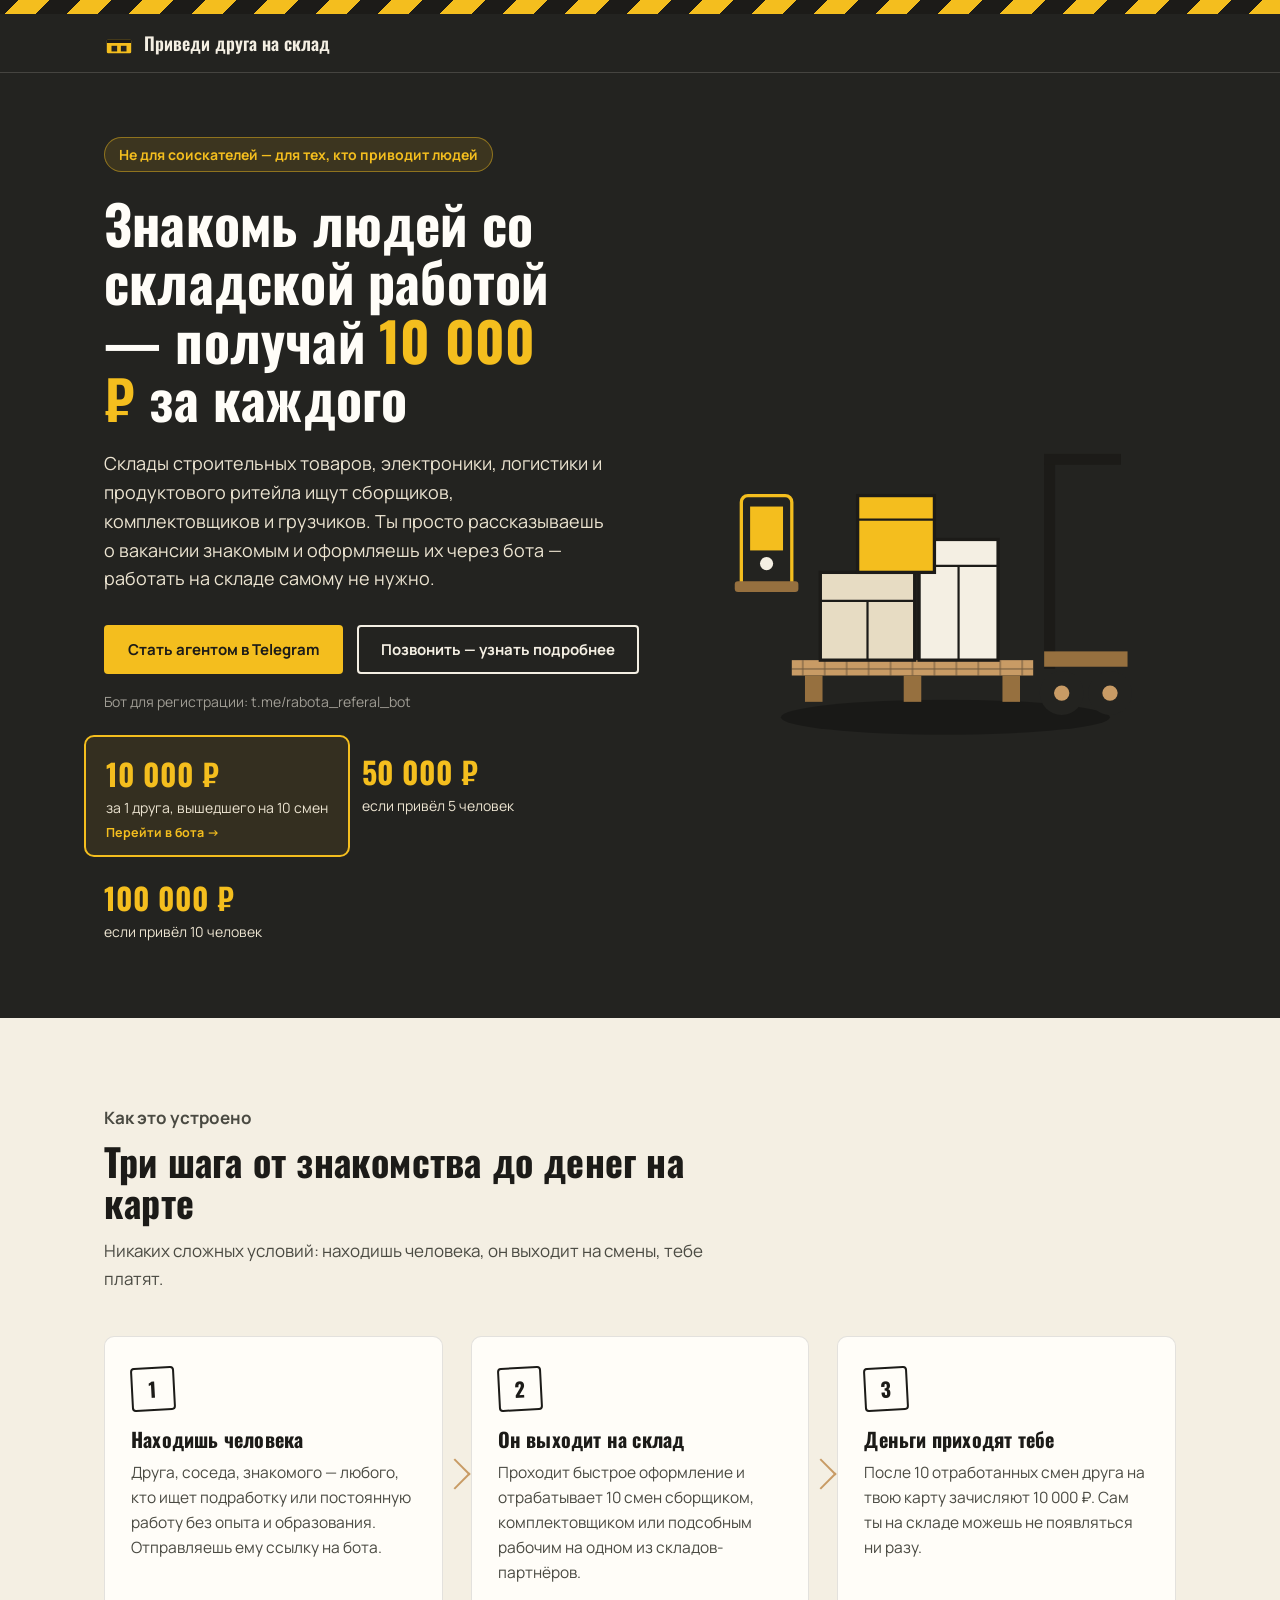
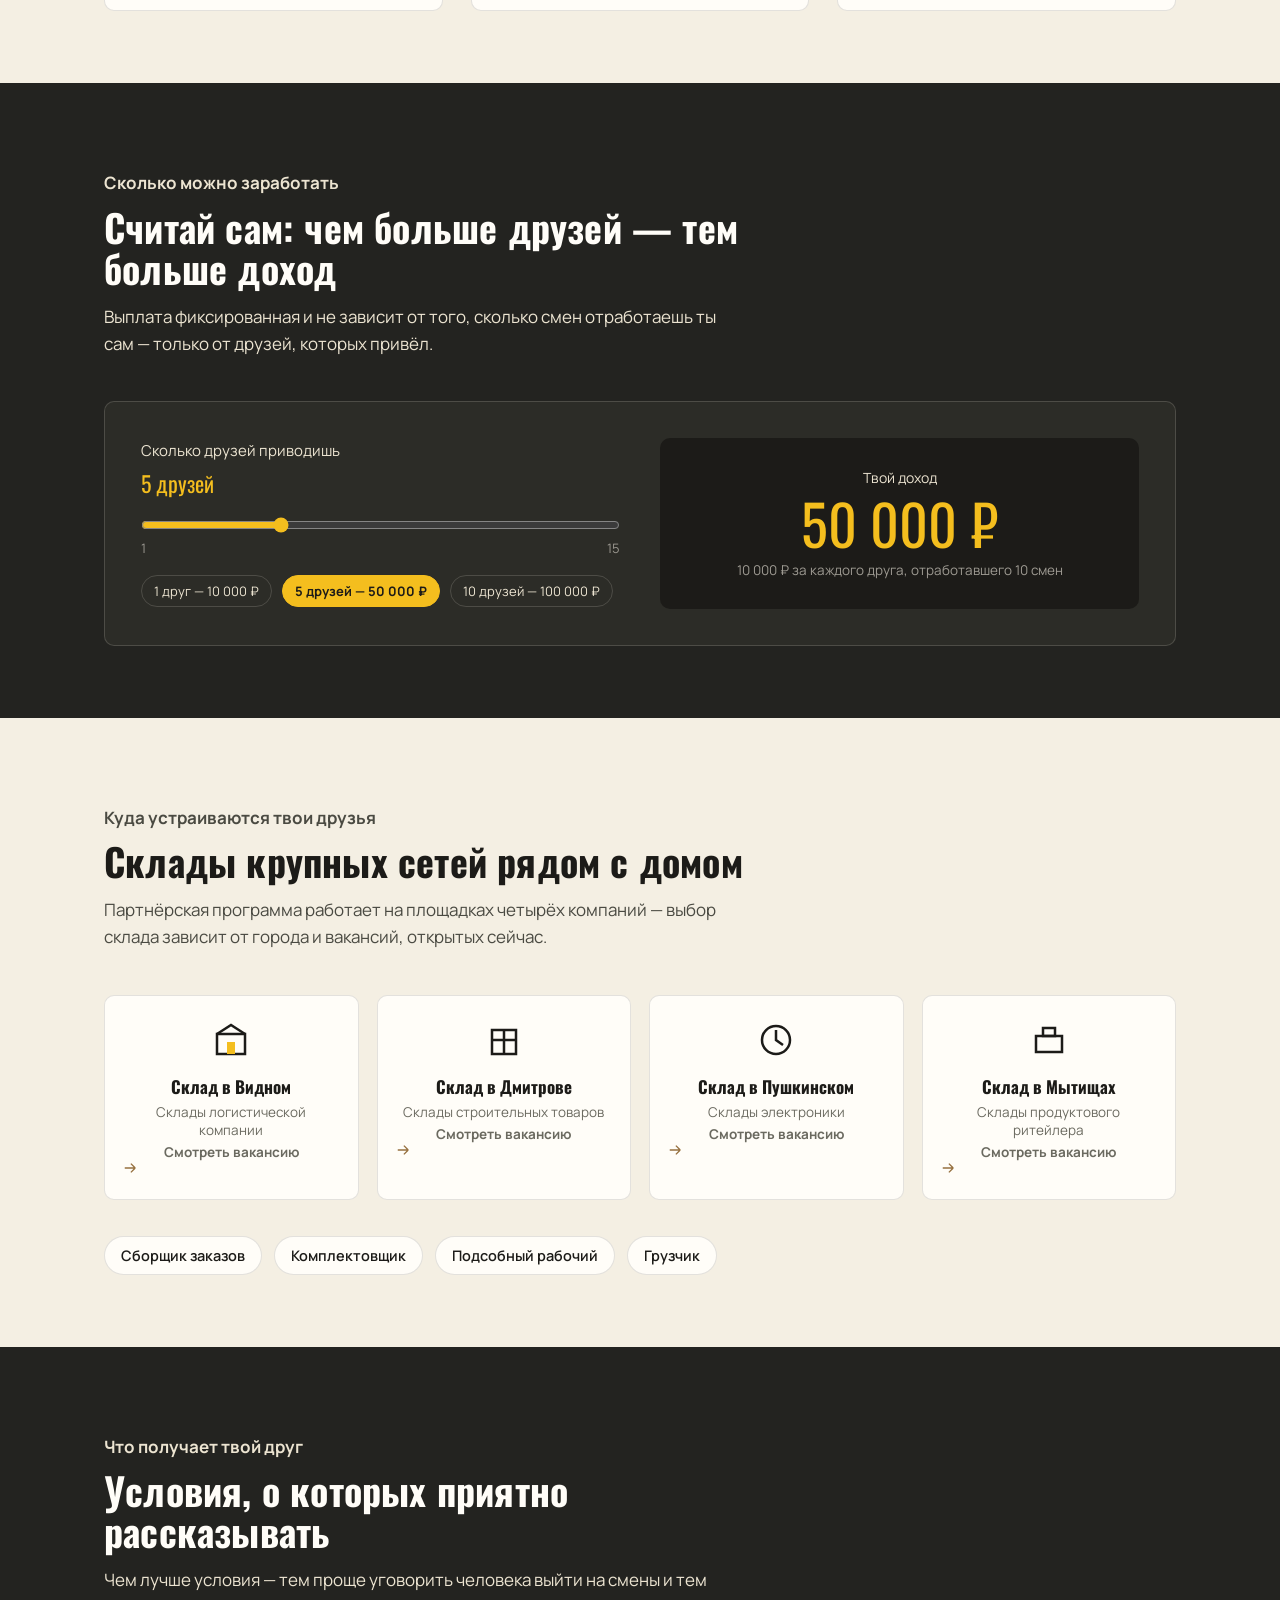
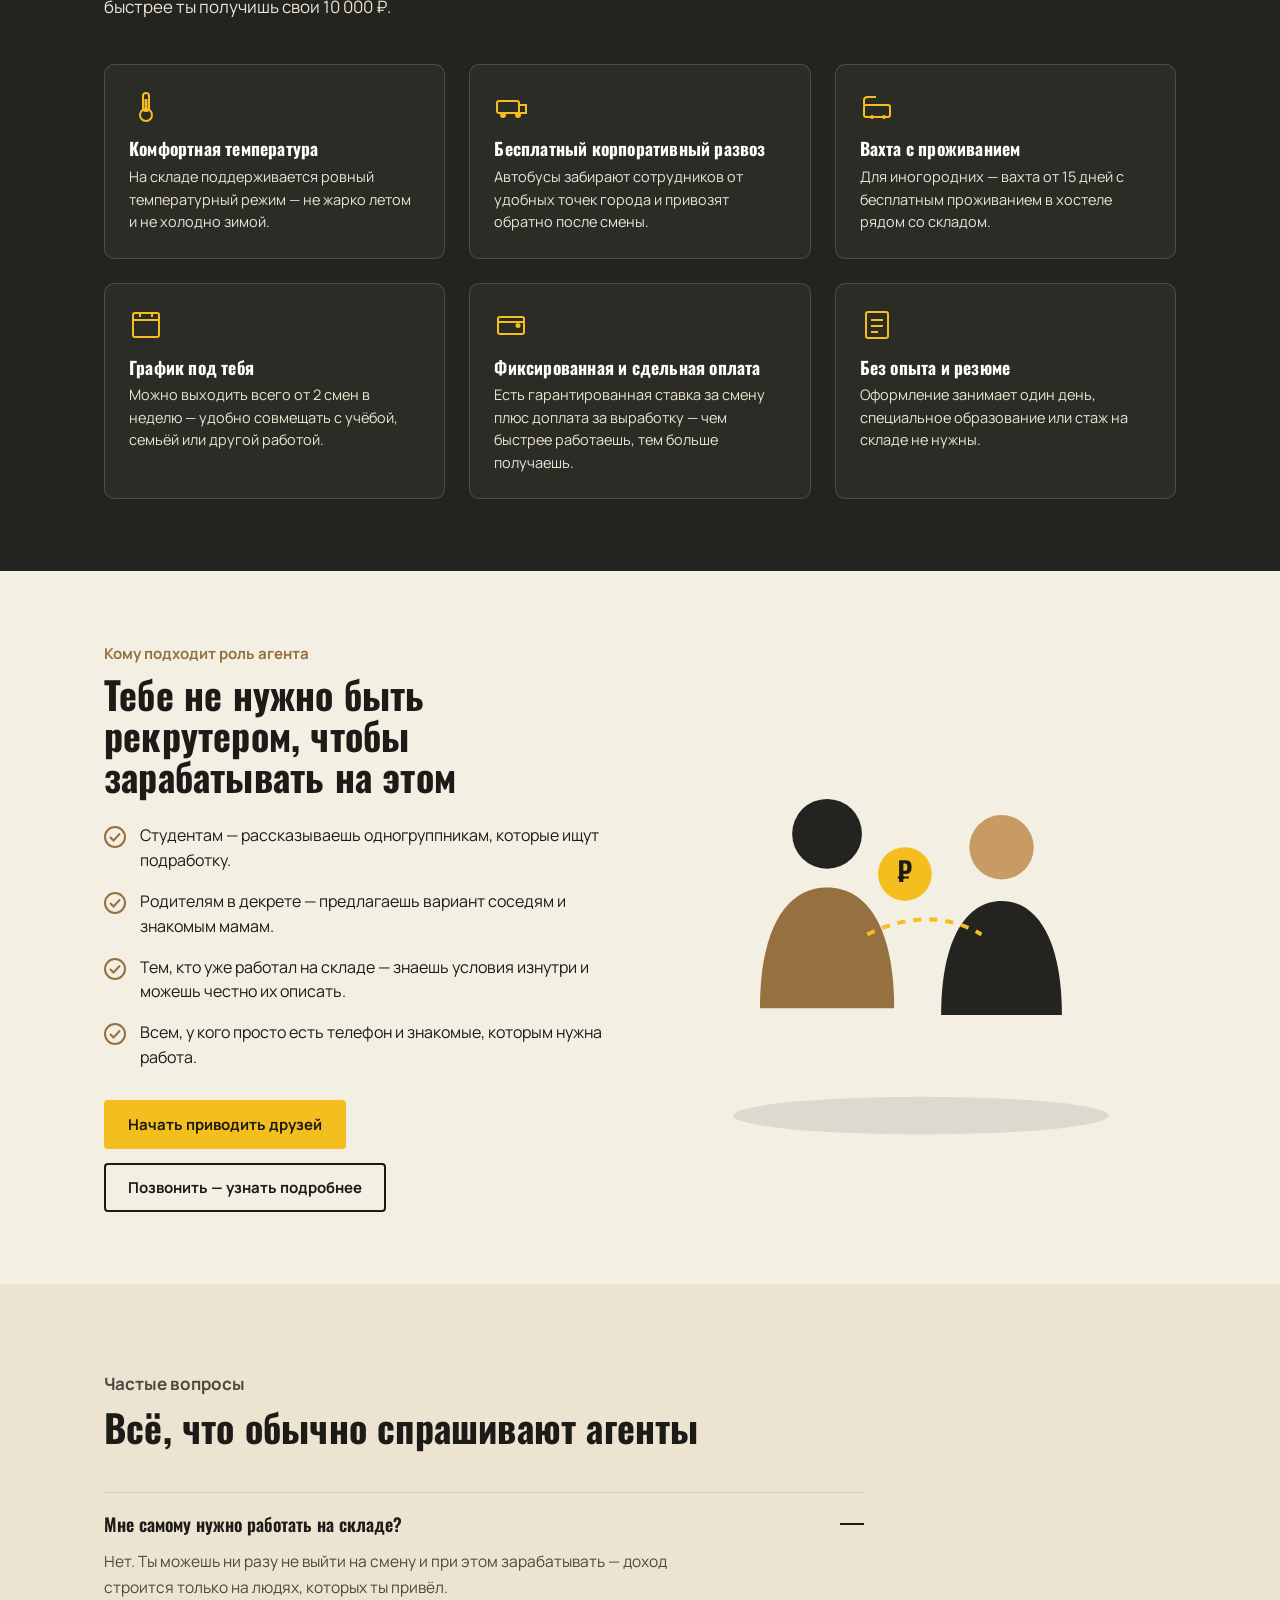
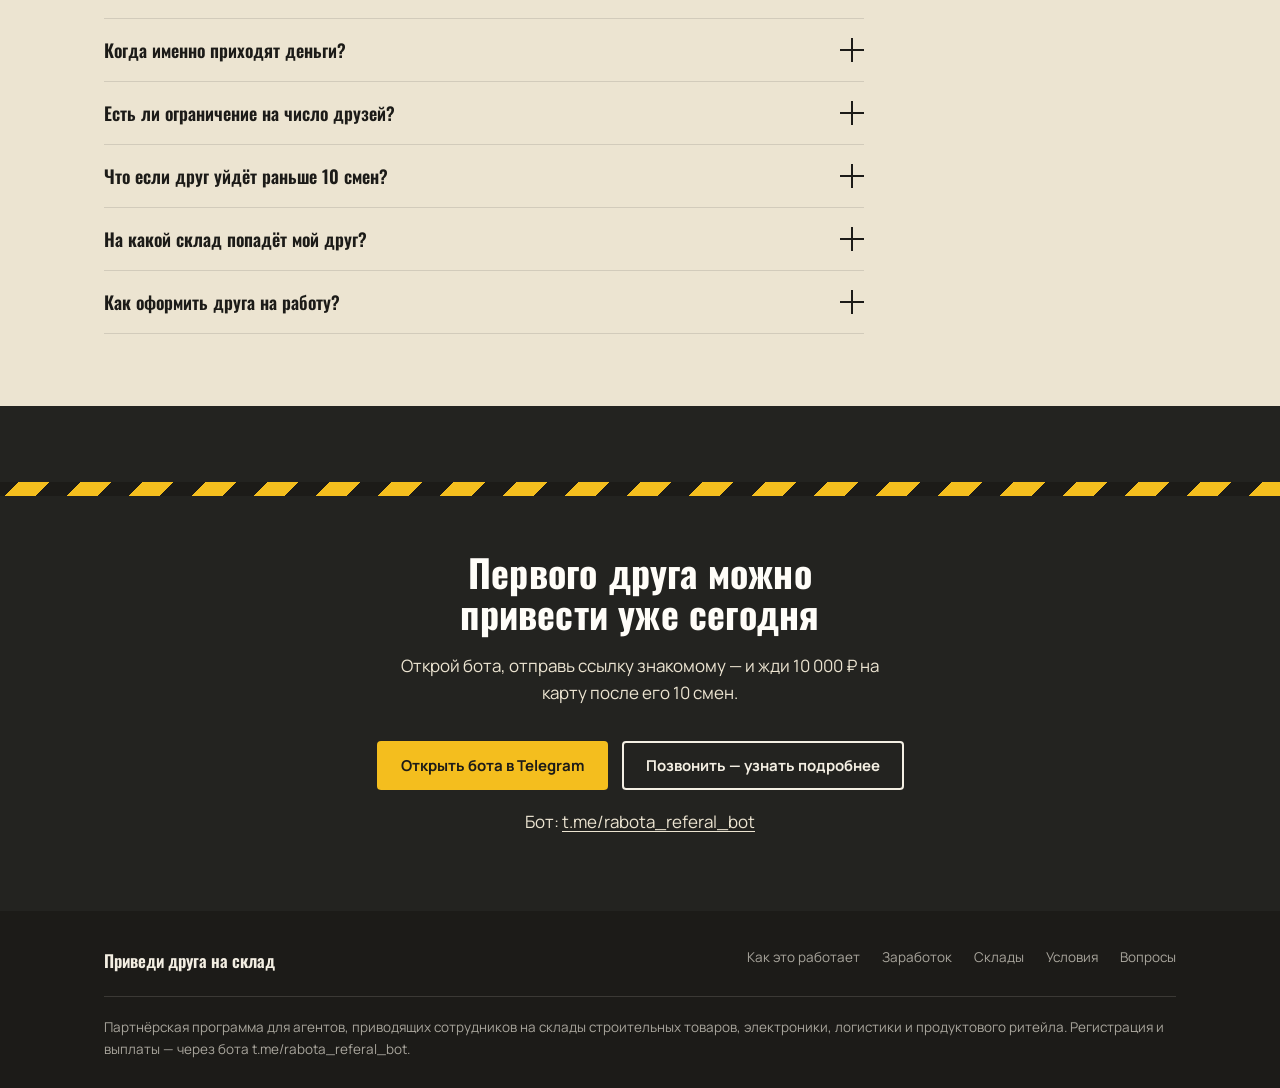
<file: index.html>
<!DOCTYPE html>
<html lang="ru">
<head>
<meta charset="UTF-8">
<meta name="viewport" content="width=device-width, initial-scale=1.0">
<title>Приведи друга на склад — зарабатывай без коробок</title>
<link rel="preconnect" href="https://fonts.googleapis.com">
<link rel="preconnect" href="https://fonts.gstatic.com" crossorigin>
<link href="https://fonts.googleapis.com/css2?family=Oswald:wght@500;600;700&family=Manrope:wght@400;500;600;700;800&display=swap" rel="stylesheet">
<style>
  :root{
    --ink:#1C1B18;
    --charcoal:#232320;
    --charcoal-2:#2C2C27;
    --cream:#F4EFE3;
    --cream-2:#ECE4D1;
    --kraft:#C89B65;
    --kraft-dark:#96703F;
    --yellow:#F4BE1E;
    --yellow-dark:#D9A50F;
    --white:#FFFDF8;
    --line:rgba(28,27,24,0.12);
    --line-light:rgba(244,239,227,0.16);
    --radius-s:4px;
    --radius-m:10px;
  }
  *{box-sizing:border-box;}
  html{scroll-behavior:smooth;}
  body{
    margin:0;
    font-family:'Manrope',sans-serif;
    color:var(--ink);
    background:var(--cream);
    -webkit-font-smoothing:antialiased;
  }
  h1,h2,h3,.font-display{
    font-family:'Oswald',sans-serif;
    font-weight:700;
    line-height:1.08;
    margin:0;
    letter-spacing:0.2px;
  }
  p{margin:0;}
  a{color:inherit;text-decoration:none;}
  img,svg{display:block;max-width:100%;}
  .wrap{
    max-width:1120px;
    margin:0 auto;
    padding:0 24px;
  }
  .visually-hidden{position:absolute;width:1px;height:1px;overflow:hidden;clip:rect(0 0 0 0);}

  /* focus visibility */
  a:focus-visible,button:focus-visible,input:focus-visible,summary:focus-visible{
    outline:3px solid var(--yellow);
    outline-offset:2px;
  }

  /* ---------- hazard stripe divider ---------- */
  .hazard{
    height:14px;
    background:repeating-linear-gradient(
      -45deg,
      var(--yellow) 0 22px,
      var(--ink) 22px 44px
    );
  }

  /* ---------- top bar ---------- */
  .topbar{
    background:var(--charcoal);
    color:var(--cream);
    position:sticky;
    top:0;
    z-index:40;
    border-bottom:1px solid var(--line-light);
  }
  .topbar-inner{
    display:flex;
    align-items:center;
    justify-content:space-between;
    padding:14px 24px;
    max-width:1120px;
    margin:0 auto;
    gap:16px;
  }
  .brand{
    font-family:'Oswald',sans-serif;
    font-weight:600;
    font-size:18px;
    display:flex;
    align-items:center;
    gap:10px;
    white-space:nowrap;
  }
  .brand-mark{
    width:30px;height:30px;flex:none;
  }
  .topbar-cta{
    display:flex;
    gap:10px;
    align-items:center;
  }
  .btn{
    display:inline-flex;
    align-items:center;
    justify-content:center;
    gap:8px;
    font-family:'Manrope',sans-serif;
    font-weight:700;
    font-size:15px;
    padding:12px 22px;
    border-radius:var(--radius-s);
    border:2px solid transparent;
    cursor:pointer;
    transition:transform .15s ease, background .15s ease;
    white-space:nowrap;
  }
  .btn:hover{transform:translateY(-1px);}
  .btn-yellow{
    background:var(--yellow);
    color:var(--ink);
  }
  .btn-yellow:hover{background:var(--yellow-dark);}
  .btn-outline{
    background:transparent;
    border-color:var(--cream);
    color:var(--cream);
  }
  .btn-outline:hover{background:var(--line-light);}
  .btn-outline-dark{
    background:transparent;
    border-color:var(--ink);
    color:var(--ink);
  }
  .btn-outline-dark:hover{background:rgba(28,27,24,0.06);}
  .btn-sm{padding:9px 16px;font-size:14px;}
  .btn-block{width:100%;}

  /* ---------- hero ---------- */
  .hero{
    background:var(--charcoal);
    color:var(--white);
    position:relative;
    overflow:hidden;
    padding:64px 0 76px;
  }
  .hero-grid{
    display:grid;
    grid-template-columns:1.1fr 0.9fr;
    gap:48px;
    align-items:center;
  }
  @media(max-width:860px){
    .hero-grid{grid-template-columns:1fr;gap:40px;}
  }
  .hero-badge{
    display:inline-flex;
    align-items:center;
    gap:8px;
    background:rgba(244,190,30,0.12);
    border:1px solid rgba(244,190,30,0.45);
    color:var(--yellow);
    font-size:14px;
    font-weight:700;
    padding:7px 14px;
    border-radius:999px;
    margin-bottom:22px;
  }
  .hero h1{
    font-size:clamp(32px,4.6vw,54px);
    color:var(--white);
    max-width:15ch;
  }
  .hero h1 .accent{color:var(--yellow);}
  .hero-sub{
    margin-top:22px;
    font-size:18px;
    line-height:1.6;
    color:var(--cream-2);
    max-width:46ch;
  }
  .hero-actions{
    margin-top:32px;
    display:flex;
    flex-wrap:wrap;
    gap:14px;
  }
  .hero-note{
    margin-top:18px;
    font-size:14px;
    color:rgba(244,239,227,0.6);
  }
  .hero-note a{text-decoration:underline;text-underline-offset:3px;}
  .hero-stats{
    margin-top:38px;
    display:flex;
    gap:32px;
    flex-wrap:wrap;
  }
  .hero-stat b{
    font-family:'Oswald',sans-serif;
    font-size:30px;
    display:block;
    color:var(--yellow);
  }
  .hero-stat span{
    font-size:14px;
    color:var(--cream-2);
  }
  .hero-stat-link{
    display:block;
    padding:14px 20px;
    margin:-14px -20px;
    border-radius:var(--radius-m);
    border:2px solid var(--yellow);
    background:rgba(244,190,30,0.08);
    transition:transform .15s ease, background .15s ease;
    cursor:pointer;
  }
  .hero-stat-link:hover,
  .hero-stat-link:focus-visible{
    transform:translateY(-2px);
    background:rgba(244,190,30,0.16);
  }
  .hero-stat-link .hero-stat-cta{
    display:block;
    margin-top:6px;
    font-size:12.5px;
    font-weight:700;
    color:var(--yellow);
  }
  .hero-art{
    position:relative;
  }

  /* ---------- section shells ---------- */
  section{padding:72px 0;}
  .section-cream{background:var(--cream);}
  .section-cream-2{background:var(--cream-2);}
  .section-dark{background:var(--charcoal);color:var(--white);}
  .kicker{
    font-size:15px;
    font-weight:700;
    color:var(--kraft-dark);
    margin-bottom:10px;
  }
  .section-dark .kicker{color:var(--yellow);}
  h2{font-size:clamp(26px,3.4vw,38px);}
  .section-head{
    max-width:640px;
    margin-bottom:44px;
  }
  .section-head p{
    margin-top:14px;
    font-size:17px;
    line-height:1.6;
    color:#4A4A42;
  }
  .section-dark .section-head p{color:var(--cream-2);}

  /* ---------- steps ---------- */
  .steps{
    display:grid;
    grid-template-columns:repeat(3,1fr);
    gap:28px;
  }
  @media(max-width:860px){
    .steps{grid-template-columns:1fr;}
  }
  .step{
    position:relative;
    background:var(--white);
    border:1px solid var(--line);
    border-radius:var(--radius-m);
    padding:30px 26px 26px;
  }
  .step-num{
    display:inline-flex;
    align-items:center;
    justify-content:center;
    width:44px;height:44px;
    border:2px solid var(--ink);
    border-radius:var(--radius-s);
    font-family:'Oswald',sans-serif;
    font-weight:700;
    font-size:20px;
    transform:rotate(-3deg);
    margin-bottom:18px;
  }
  .step h3{font-size:20px;margin-bottom:10px;}
  .step p{font-size:15.5px;line-height:1.6;color:#4A4A42;}
  .step-arrow{
    display:none;
  }
  @media(min-width:861px){
    .step:not(:last-child)::after{
      content:"";
      position:absolute;
      right:-24px;
      top:50%;
      width:20px;height:20px;
      transform:translateY(-50%) rotate(45deg);
      border-top:2px solid var(--kraft);
      border-right:2px solid var(--kraft);
    }
  }

  /* ---------- calculator ---------- */
  .calc-card{
    background:var(--charcoal-2);
    border:1px solid var(--line-light);
    border-radius:var(--radius-m);
    padding:36px;
    display:grid;
    grid-template-columns:1fr 1fr;
    gap:40px;
    align-items:center;
  }
  @media(max-width:760px){
    .calc-card{grid-template-columns:1fr;padding:26px 22px;}
  }
  .calc-label{
    font-size:15px;
    color:var(--cream-2);
    margin-bottom:6px;
  }
  .calc-friends-value{
    font-family:'Oswald',sans-serif;
    font-size:22px;
    color:var(--yellow);
  }
  input[type=range]{
    width:100%;
    margin:18px 0 6px;
    accent-color:var(--yellow);
  }
  .calc-scale{
    display:flex;
    justify-content:space-between;
    font-size:13px;
    color:rgba(244,239,227,0.55);
  }
  .calc-milestones{
    display:flex;
    gap:10px;
    margin-top:18px;
    flex-wrap:wrap;
  }
  .milestone-chip{
    font-size:13px;
    padding:6px 12px;
    border-radius:999px;
    border:1px solid var(--line-light);
    color:var(--cream-2);
  }
  .milestone-chip.active{
    background:var(--yellow);
    color:var(--ink);
    border-color:var(--yellow);
    font-weight:700;
  }
  .calc-result{
    text-align:center;
    background:var(--ink);
    border-radius:var(--radius-m);
    padding:30px 20px;
  }
  .calc-result-label{
    font-size:14px;
    color:var(--cream-2);
    margin-bottom:8px;
  }
  .calc-result-value{
    font-family:'Oswald',sans-serif;
    font-size:clamp(38px,6vw,56px);
    color:var(--yellow);
    line-height:1;
  }
  .calc-result-note{
    margin-top:10px;
    font-size:13.5px;
    color:rgba(244,239,227,0.6);
  }

  /* ---------- earnings table (static reference) ---------- */
  .earn-row{
    display:grid;
    grid-template-columns:1fr auto;
    align-items:baseline;
    padding:16px 0;
    border-bottom:1px solid var(--line);
    font-size:16px;
  }
  .earn-row:last-child{border-bottom:none;}
  .earn-row b{
    font-family:'Oswald',sans-serif;
    font-size:22px;
  }

  /* ---------- warehouses ---------- */
  .wh-grid{
    display:grid;
    grid-template-columns:repeat(4,1fr);
    gap:18px;
  }
  @media(max-width:860px){
    .wh-grid{grid-template-columns:repeat(2,1fr);}
  }
  .wh-card{
    background:var(--white);
    border:1px solid var(--line);
    border-radius:var(--radius-m);
    padding:24px 18px;
    text-align:center;
  }
  .wh-card .wh-icon{
    width:40px;height:40px;
    margin:0 auto 14px;
  }
  .wh-card b{
    font-family:'Oswald',sans-serif;
    font-size:17px;
    display:block;
  }
  .wh-card span{
    font-size:13.5px;
    color:#6b6a60;
    display:block;
    margin-top:4px;
  }
  .wh-card-link{
    display:block;
    transition:transform .15s ease, border-color .15s ease, box-shadow .15s ease;
  }
  .wh-card-link:hover,
  .wh-card-link:focus-visible{
    transform:translateY(-3px);
    border-color:var(--kraft);
    box-shadow:0 10px 22px rgba(28,27,24,0.1);
  }
  .wh-card-cta{
    margin-top:14px;
    display:flex;
    align-items:center;
    justify-content:center;
    gap:6px;
    font-size:13px;
    font-weight:700;
    color:var(--kraft-dark);
  }
  .wh-card-arrow{width:14px;height:14px;}
  .wh-roles{
    margin-top:36px;
    display:flex;
    flex-wrap:wrap;
    gap:12px;
  }
  .role-chip{
    font-size:14.5px;
    font-weight:600;
    padding:9px 16px;
    background:var(--white);
    border:1px solid var(--line);
    border-radius:999px;
  }

  /* ---------- conditions ---------- */
  .cond-grid{
    display:grid;
    grid-template-columns:repeat(3,1fr);
    gap:24px;
  }
  @media(max-width:860px){
    .cond-grid{grid-template-columns:repeat(2,1fr);}
  }
  @media(max-width:560px){
    .cond-grid{grid-template-columns:1fr;}
  }
  .cond-card{
    background:var(--charcoal-2);
    border:1px solid var(--line-light);
    border-radius:var(--radius-m);
    padding:24px;
  }
  .cond-icon{width:34px;height:34px;margin-bottom:16px;}
  .cond-card h3{font-size:17.5px;margin-bottom:8px;color:var(--white);}
  .cond-card p{font-size:14.5px;line-height:1.55;color:var(--cream-2);}

  /* ---------- who fits ---------- */
  .who-wrap{
    display:grid;
    grid-template-columns:1fr 1fr;
    gap:52px;
    align-items:center;
  }
  @media(max-width:860px){
    .who-wrap{grid-template-columns:1fr;gap:32px;}
  }
  .who-list{
    list-style:none;
    margin:0;
    padding:0;
    display:flex;
    flex-direction:column;
    gap:16px;
  }
  .who-list li{
    display:flex;
    gap:14px;
    align-items:flex-start;
    font-size:16px;
    line-height:1.55;
  }
  .who-list svg{flex:none;margin-top:3px;}

  /* ---------- faq ---------- */
  .faq-list{
    max-width:760px;
  }
  details{
    border-bottom:1px solid var(--line);
    padding:18px 0;
  }
  details:first-child{border-top:1px solid var(--line);}
  summary{
    cursor:pointer;
    font-family:'Oswald',sans-serif;
    font-size:18px;
    font-weight:600;
    list-style:none;
    display:flex;
    justify-content:space-between;
    align-items:center;
    gap:20px;
  }
  summary::-webkit-details-marker{display:none;}
  .faq-plus{
    flex:none;
    width:24px;height:24px;
    position:relative;
  }
  .faq-plus::before,.faq-plus::after{
    content:"";
    position:absolute;
    background:var(--ink);
    transition:transform .2s ease;
  }
  .faq-plus::before{left:0;top:50%;width:100%;height:2px;transform:translateY(-50%);}
  .faq-plus::after{top:0;left:50%;width:2px;height:100%;transform:translateX(-50%);}
  details[open] .faq-plus::after{transform:translateX(-50%) rotate(90deg);opacity:0;}
  details p{
    margin-top:12px;
    font-size:15.5px;
    line-height:1.65;
    color:#4A4A42;
    max-width:64ch;
  }

  /* ---------- final cta ---------- */
  .final{
    background:var(--charcoal);
    color:var(--white);
    text-align:center;
    padding:76px 0;
  }
  .final h2{
    max-width:18ch;
    margin:0 auto;
    color:var(--white);
  }
  .final p{
    margin:18px auto 0;
    max-width:48ch;
    font-size:17px;
    color:var(--cream-2);
    line-height:1.6;
  }
  .final-actions{
    margin-top:34px;
    display:flex;
    justify-content:center;
    flex-wrap:wrap;
    gap:14px;
  }
  .final-contacts{
    margin-top:26px;
    font-size:15px;
    color:rgba(244,239,227,0.7);
  }
  .final-contacts a{text-decoration:underline;text-underline-offset:3px;}

  /* ---------- footer ---------- */
  footer{
    background:var(--ink);
    color:rgba(244,239,227,0.65);
    padding:36px 0 28px;
    font-size:13.5px;
    line-height:1.6;
  }
  .footer-top{
    display:flex;
    justify-content:space-between;
    flex-wrap:wrap;
    gap:20px;
    padding-bottom:22px;
    border-bottom:1px solid rgba(244,239,227,0.14);
    margin-bottom:20px;
  }
  .footer-brand{
    font-family:'Oswald',sans-serif;
    color:var(--cream);
    font-size:17px;
    font-weight:600;
  }
  .footer-links{
    display:flex;
    gap:22px;
    flex-wrap:wrap;
  }

  /* ---------- floating mobile cta ---------- */
  .floating-cta{
    position:fixed;
    left:16px;right:16px;bottom:16px;
    z-index:50;
    display:none;
    background:var(--yellow);
    color:var(--ink);
    border-radius:var(--radius-m);
    padding:14px 18px;
    box-shadow:0 8px 24px rgba(0,0,0,0.28);
    align-items:center;
    justify-content:space-between;
    gap:12px;
    font-weight:700;
  }
  @media(max-width:640px){
    .floating-cta.show{display:flex;}
  }

  @media (prefers-reduced-motion: reduce){
    html{scroll-behavior:auto;}
    .btn:hover{transform:none;}
  }
</style>
</head>
<body>

<div class="hazard" aria-hidden="true"></div>

<header class="topbar">
  <div class="topbar-inner">
    <div class="brand">
      <svg class="brand-mark" viewBox="0 0 32 32" fill="none" aria-hidden="true">
        <rect x="3" y="12" width="26" height="15" rx="1.5" fill="#F4BE1E"/>
        <rect x="3" y="12" width="26" height="4" fill="#1C1B18"/>
        <rect x="8" y="19" width="6" height="6" fill="#232320"/>
        <rect x="18" y="19" width="6" height="6" fill="#232320"/>
      </svg>
      <span>Приведи друга на склад</span>
    </div>
  </div>
</header>

<main>

  <!-- HERO -->
  <section class="hero">
    <div class="wrap hero-grid">
      <div>
        <span class="hero-badge">Не для соискателей — для тех, кто приводит людей</span>
        <h1>Знакомь людей со складской работой — получай <span class="accent">10 000 ₽</span> за каждого</h1>
        <p class="hero-sub">Склады строительных товаров, электроники, логистики и продуктового ритейла ищут сборщиков, комплектовщиков и грузчиков. Ты просто рассказываешь о вакансии знакомым и оформляешь их через бота — работать на складе самому не нужно.</p>
        <div class="hero-actions">
          <a class="btn btn-yellow" href="http://t.me/rabota_referal_bot" target="_blank" rel="noopener">Стать агентом в Telegram</a>
          <a class="btn btn-outline" href="tel:+79960387729">Позвонить — узнать подробнее</a>
        </div>
        <p class="hero-note">Бот для регистрации: t.me/rabota_referal_bot</p>
        <div class="hero-stats">
          <a class="hero-stat hero-stat-link" href="http://t.me/rabota_referal_bot" target="_blank" rel="noopener">
            <b>10 000 ₽</b><span>за 1 друга, вышедшего на 10 смен</span><span class="hero-stat-cta">Перейти в бота →</span>
          </a>
          <div class="hero-stat"><b>50 000 ₽</b><span>если привёл 5 человек</span></div>
          <div class="hero-stat"><b>100 000 ₽</b><span>если привёл 10 человек</span></div>
        </div>
      </div>
      <div class="hero-art">
        <svg viewBox="0 0 420 380" xmlns="http://www.w3.org/2000/svg" role="img" aria-label="Складская тележка с коробками и терминалом сбора данных">
          <!-- shelf shadow -->
          <ellipse cx="210" cy="352" rx="150" ry="16" fill="rgba(0,0,0,0.28)"/>
          <!-- pallet -->
          <g>
            <rect x="70" y="300" width="220" height="14" fill="#C89B65"/>
            <rect x="70" y="300" width="220" height="14" fill="url(#planks)" opacity="0.5"/>
            <rect x="82" y="314" width="16" height="24" fill="#96703F"/>
            <rect x="262" y="314" width="16" height="24" fill="#96703F"/>
            <rect x="172" y="314" width="16" height="24" fill="#96703F"/>
          </g>
          <!-- boxes stack -->
          <g>
            <rect x="96" y="220" width="86" height="80" fill="#E7DCC3" stroke="#1C1B18" stroke-width="3"/>
            <path d="M96 246 H182 M139 246 V300" stroke="#1C1B18" stroke-width="2"/>
            <rect x="186" y="190" width="72" height="110" fill="#F4EFE3" stroke="#1C1B18" stroke-width="3"/>
            <path d="M186 214 H258 M222 214 V300" stroke="#1C1B18" stroke-width="2"/>
            <rect x="130" y="150" width="70" height="70" fill="#F4BE1E" stroke="#1C1B18" stroke-width="3"/>
            <path d="M130 172 H200" stroke="#1C1B18" stroke-width="2"/>
          </g>
          <!-- hand truck -->
          <g>
            <rect x="300" y="120" width="10" height="188" fill="#1C1B18"/>
            <rect x="300" y="112" width="70" height="10" fill="#1C1B18"/>
            <circle cx="316" cy="330" r="20" fill="#232320"/>
            <circle cx="316" cy="330" r="7" fill="#C89B65"/>
            <circle cx="360" cy="330" r="20" fill="#232320"/>
            <circle cx="360" cy="330" r="7" fill="#C89B65"/>
            <rect x="300" y="292" width="76" height="14" fill="#96703F"/>
          </g>
          <!-- scanner terminal -->
          <g>
            <rect x="24" y="150" width="46" height="86" rx="6" fill="#232320" stroke="#F4BE1E" stroke-width="3"/>
            <rect x="32" y="160" width="30" height="40" fill="#F4BE1E"/>
            <circle cx="47" cy="212" r="6" fill="#F4EFE3"/>
            <rect x="18" y="228" width="58" height="10" rx="3" fill="#96703F"/>
          </g>
          <defs>
            <pattern id="planks" width="20" height="14" patternUnits="userSpaceOnUse">
              <rect width="20" height="14" fill="none" stroke="#1C1B18" stroke-width="1"/>
            </pattern>
          </defs>
        </svg>
      </div>
    </div>
  </section>

  <!-- HOW IT WORKS -->
  <section class="section-cream" id="how">
    <div class="wrap">
      <div class="section-head">
        <p class="kicker">Как это устроено</p>
        <h2>Три шага от знакомства до денег на карте</h2>
        <p>Никаких сложных условий: находишь человека, он выходит на смены, тебе платят.</p>
      </div>
      <div class="steps">
        <div class="step">
          <span class="step-num">1</span>
          <h3>Находишь человека</h3>
          <p>Друга, соседа, знакомого — любого, кто ищет подработку или постоянную работу без опыта и образования. Отправляешь ему ссылку на бота.</p>
        </div>
        <div class="step">
          <span class="step-num">2</span>
          <h3>Он выходит на склад</h3>
          <p>Проходит быстрое оформление и отрабатывает 10 смен сборщиком, комплектовщиком или подсобным рабочим на одном из складов-партнёров.</p>
        </div>
        <div class="step">
          <span class="step-num">3</span>
          <h3>Деньги приходят тебе</h3>
          <p>После 10 отработанных смен друга на твою карту зачисляют 10 000 ₽. Сам ты на складе можешь не появляться ни разу.</p>
        </div>
      </div>
    </div>
  </section>

  <!-- CALCULATOR -->
  <section class="section-dark" id="calc">
    <div class="wrap">
      <div class="section-head">
        <p class="kicker">Сколько можно заработать</p>
        <h2>Считай сам: чем больше друзей — тем больше доход</h2>
        <p>Выплата фиксированная и не зависит от того, сколько смен отработаешь ты сам — только от друзей, которых привёл.</p>
      </div>

      <div class="calc-card">
        <div>
          <p class="calc-label">Сколько друзей приводишь</p>
          <span class="calc-friends-value" id="friendsValue">5 человек</span>
          <input type="range" id="friendsRange" min="1" max="15" value="5" step="1" aria-describedby="friendsValue">
          <div class="calc-scale"><span>1</span><span>15</span></div>
          <div class="calc-milestones">
            <span class="milestone-chip" data-n="1">1 друг — 10 000 ₽</span>
            <span class="milestone-chip" data-n="5">5 друзей — 50 000 ₽</span>
            <span class="milestone-chip" data-n="10">10 друзей — 100 000 ₽</span>
          </div>
        </div>
        <div class="calc-result">
          <p class="calc-result-label">Твой доход</p>
          <p class="calc-result-value" id="calcResult">50 000 ₽</p>
          <p class="calc-result-note">10 000 ₽ за каждого друга, отработавшего 10 смен</p>
        </div>
      </div>
    </div>
  </section>

  <!-- WAREHOUSES -->
  <section class="section-cream" id="warehouses">
    <div class="wrap">
      <div class="section-head">
        <p class="kicker">Куда устраиваются твои друзья</p>
        <h2>Склады крупных сетей рядом с домом</h2>
        <p>Партнёрская программа работает на площадках четырёх компаний — выбор склада зависит от города и вакансий, открытых сейчас.</p>
      </div>
      <div class="wh-grid">
        <a class="wh-card wh-card-link" href="cdek-vidnoye.html">
          <svg class="wh-icon" viewBox="0 0 40 40" aria-hidden="true"><rect x="6" y="14" width="28" height="20" fill="none" stroke="#1C1B18" stroke-width="2.5"/><path d="M6 14 L20 5 L34 14" fill="none" stroke="#1C1B18" stroke-width="2.5"/><rect x="16" y="22" width="8" height="12" fill="#F4BE1E"/></svg>
          <b>Склад в Видном</b>
          <span>Склады логистической компании</span>
          <span class="wh-card-cta">Смотреть вакансию<svg class="wh-card-arrow" viewBox="0 0 16 16" aria-hidden="true"><path d="M2 8H14M14 8L9 3M14 8L9 13" fill="none" stroke="#96703F" stroke-width="1.6"/></svg></span>
        </a>
        <a class="wh-card wh-card-link" href="lemanapro-dmitrov.html">
          <svg class="wh-icon" viewBox="0 0 40 40" aria-hidden="true"><rect x="8" y="10" width="24" height="24" fill="none" stroke="#1C1B18" stroke-width="2.5"/><path d="M8 20 H32 M20 10 V34" stroke="#1C1B18" stroke-width="2.5"/></svg>
          <b>Склад в Дмитрове</b>
          <span>Склады строительных товаров</span>
          <span class="wh-card-cta">Смотреть вакансию<svg class="wh-card-arrow" viewBox="0 0 16 16" aria-hidden="true"><path d="M2 8H14M14 8L9 3M14 8L9 13" fill="none" stroke="#96703F" stroke-width="1.6"/></svg></span>
        </a>
        <a class="wh-card wh-card-link" href="dns-pushkino.html">
          <svg class="wh-icon" viewBox="0 0 40 40" aria-hidden="true"><circle cx="20" cy="20" r="14" fill="none" stroke="#1C1B18" stroke-width="2.5"/><path d="M20 10 V20 L27 25" stroke="#1C1B18" stroke-width="2.5" fill="none"/></svg>
          <b>Склад в Пушкинском</b>
          <span>Склады электроники</span>
          <span class="wh-card-cta">Смотреть вакансию<svg class="wh-card-arrow" viewBox="0 0 16 16" aria-hidden="true"><path d="M2 8H14M14 8L9 3M14 8L9 13" fill="none" stroke="#96703F" stroke-width="1.6"/></svg></span>
        </a>
        <a class="wh-card wh-card-link" href="vkusvill-mytischi.html">
          <svg class="wh-icon" viewBox="0 0 40 40" aria-hidden="true"><rect x="7" y="16" width="26" height="16" fill="none" stroke="#1C1B18" stroke-width="2.5"/><rect x="14" y="8" width="12" height="8" fill="none" stroke="#1C1B18" stroke-width="2.5"/></svg>
          <b>Склад в Мытищах</b>
          <span>Склады продуктового ритейлера</span>
          <span class="wh-card-cta">Смотреть вакансию<svg class="wh-card-arrow" viewBox="0 0 16 16" aria-hidden="true"><path d="M2 8H14M14 8L9 3M14 8L9 13" fill="none" stroke="#96703F" stroke-width="1.6"/></svg></span>
        </a>
      </div>
      <div class="wh-roles">
        <span class="role-chip">Сборщик заказов</span>
        <span class="role-chip">Комплектовщик</span>
        <span class="role-chip">Подсобный рабочий</span>
        <span class="role-chip">Грузчик</span>
      </div>
    </div>
  </section>

  <!-- CONDITIONS -->
  <section class="section-dark" id="conditions">
    <div class="wrap">
      <div class="section-head">
        <p class="kicker">Что получает твой друг</p>
        <h2>Условия, о которых приятно рассказывать</h2>
        <p>Чем лучше условия — тем проще уговорить человека выйти на смены и тем быстрее ты получишь свои 10 000 ₽.</p>
      </div>
      <div class="cond-grid">
        <div class="cond-card">
          <svg class="cond-icon" viewBox="0 0 34 34" aria-hidden="true"><rect x="14" y="4" width="6" height="18" rx="3" fill="none" stroke="#F4BE1E" stroke-width="2"/><circle cx="17" cy="26" r="6" fill="none" stroke="#F4BE1E" stroke-width="2"/><rect x="15.5" y="10" width="3" height="12" fill="#F4BE1E"/></svg>
          <h3>Комфортная температура</h3>
          <p>На складе поддерживается ровный температурный режим — не жарко летом и не холодно зимой.</p>
        </div>
        <div class="cond-card">
          <svg class="cond-icon" viewBox="0 0 34 34" aria-hidden="true"><rect x="3" y="12" width="22" height="12" rx="2" fill="none" stroke="#F4BE1E" stroke-width="2"/><rect x="25" y="16" width="7" height="8" fill="none" stroke="#F4BE1E" stroke-width="2"/><circle cx="9" cy="26" r="3" fill="#F4BE1E"/><circle cx="24" cy="26" r="3" fill="#F4BE1E"/></svg>
          <h3>Бесплатный корпоративный развоз</h3>
          <p>Автобусы забирают сотрудников от удобных точек города и привозят обратно после смены.</p>
        </div>
        <div class="cond-card">
          <svg class="cond-icon" viewBox="0 0 34 34" aria-hidden="true"><rect x="4" y="16" width="26" height="12" rx="2" fill="none" stroke="#F4BE1E" stroke-width="2"/><path d="M4 16 V11 C4 9 6 8 8 8 H16" stroke="#F4BE1E" stroke-width="2" fill="none"/><circle cx="12" cy="28" r="2" fill="#F4BE1E"/><circle cx="24" cy="28" r="2" fill="#F4BE1E"/></svg>
          <h3>Вахта с проживанием</h3>
          <p>Для иногородних — вахта от 15 дней с бесплатным проживанием в хостеле рядом со складом.</p>
        </div>
        <div class="cond-card">
          <svg class="cond-icon" viewBox="0 0 34 34" aria-hidden="true"><rect x="4" y="5" width="26" height="24" rx="2" fill="none" stroke="#F4BE1E" stroke-width="2"/><path d="M4 12 H30 M11 5 V9 M23 5 V9" stroke="#F4BE1E" stroke-width="2"/></svg>
          <h3>График под тебя</h3>
          <p>Можно выходить всего от 2 смен в неделю — удобно совмещать с учёбой, семьёй или другой работой.</p>
        </div>
        <div class="cond-card">
          <svg class="cond-icon" viewBox="0 0 34 34" aria-hidden="true"><rect x="4" y="9" width="26" height="17" rx="2" fill="none" stroke="#F4BE1E" stroke-width="2"/><circle cx="24" cy="17.5" r="2.5" fill="#F4BE1E"/><path d="M4 14 H30" stroke="#F4BE1E" stroke-width="2"/></svg>
          <h3>Фиксированная и сдельная оплата</h3>
          <p>Есть гарантированная ставка за смену плюс доплата за выработку — чем быстрее работаешь, тем больше получаешь.</p>
        </div>
        <div class="cond-card">
          <svg class="cond-icon" viewBox="0 0 34 34" aria-hidden="true"><rect x="6" y="4" width="22" height="26" rx="2" fill="none" stroke="#F4BE1E" stroke-width="2"/><path d="M11 12 H23 M11 18 H23 M11 24 H18" stroke="#F4BE1E" stroke-width="2"/></svg>
          <h3>Без опыта и резюме</h3>
          <p>Оформление занимает один день, специальное образование или стаж на складе не нужны.</p>
        </div>
      </div>
    </div>
  </section>

  <!-- WHO FITS -->
  <section class="section-cream" id="who">
    <div class="wrap who-wrap">
      <div>
        <p class="kicker">Кому подходит роль агента</p>
        <h2>Тебе не нужно быть рекрутером, чтобы зарабатывать на этом</h2>
        <ul class="who-list" style="margin-top:26px;">
          <li>
            <svg width="22" height="22" viewBox="0 0 22 22" aria-hidden="true"><circle cx="11" cy="11" r="10" fill="none" stroke="#96703F" stroke-width="2"/><path d="M6 11 L9.5 14.5 L16 7.5" fill="none" stroke="#96703F" stroke-width="2"/></svg>
            <span>Студентам — рассказываешь одногруппникам, которые ищут подработку.</span>
          </li>
          <li>
            <svg width="22" height="22" viewBox="0 0 22 22" aria-hidden="true"><circle cx="11" cy="11" r="10" fill="none" stroke="#96703F" stroke-width="2"/><path d="M6 11 L9.5 14.5 L16 7.5" fill="none" stroke="#96703F" stroke-width="2"/></svg>
            <span>Родителям в декрете — предлагаешь вариант соседям и знакомым мамам.</span>
          </li>
          <li>
            <svg width="22" height="22" viewBox="0 0 22 22" aria-hidden="true"><circle cx="11" cy="11" r="10" fill="none" stroke="#96703F" stroke-width="2"/><path d="M6 11 L9.5 14.5 L16 7.5" fill="none" stroke="#96703F" stroke-width="2"/></svg>
            <span>Тем, кто уже работал на складе — знаешь условия изнутри и можешь честно их описать.</span>
          </li>
          <li>
            <svg width="22" height="22" viewBox="0 0 22 22" aria-hidden="true"><circle cx="11" cy="11" r="10" fill="none" stroke="#96703F" stroke-width="2"/><path d="M6 11 L9.5 14.5 L16 7.5" fill="none" stroke="#96703F" stroke-width="2"/></svg>
            <span>Всем, у кого просто есть телефон и знакомые, которым нужна работа.</span>
          </li>
        </ul>
        <div class="hero-actions" style="margin-top:30px;">
          <a class="btn btn-yellow" href="http://t.me/rabota_referal_bot" target="_blank" rel="noopener">Начать приводить друзей</a>
          <a class="btn btn-outline-dark" href="tel:+79960387729">Позвонить — узнать подробнее</a>
        </div>
      </div>
      <div>
        <svg viewBox="0 0 380 320" aria-hidden="true">
          <ellipse cx="190" cy="300" rx="140" ry="14" fill="rgba(28,27,24,0.1)"/>
          <!-- person A -->
          <circle cx="120" cy="90" r="26" fill="#232320"/>
          <path d="M70 220 C70 160 90 130 120 130 C150 130 170 160 170 220 Z" fill="#96703F"/>
          <!-- person B -->
          <circle cx="250" cy="100" r="24" fill="#C89B65"/>
          <path d="M205 225 C205 168 224 140 250 140 C276 140 295 168 295 225 Z" fill="#232320"/>
          <!-- money arrow -->
          <path d="M150 165 C180 150 210 150 235 165" stroke="#F4BE1E" stroke-width="3" fill="none" stroke-dasharray="6 6"/>
          <g transform="translate(178,120)">
            <circle r="20" fill="#F4BE1E"/>
            <text x="0" y="6" text-anchor="middle" font-family="Oswald, sans-serif" font-size="20" font-weight="700" fill="#1C1B18">₽</text>
          </g>
        </svg>
      </div>
    </div>
  </section>

  <!-- FAQ -->
  <section class="section-cream-2" id="faq">
    <div class="wrap">
      <div class="section-head">
        <p class="kicker">Частые вопросы</p>
        <h2>Всё, что обычно спрашивают агенты</h2>
      </div>
      <div class="faq-list">
        <details open>
          <summary>Мне самому нужно работать на складе?<span class="faq-plus"></span></summary>
          <p>Нет. Ты можешь ни разу не выйти на смену и при этом зарабатывать — доход строится только на людях, которых ты привёл.</p>
        </details>
        <details>
          <summary>Когда именно приходят деньги?<span class="faq-plus"></span></summary>
          <p>Выплата 10 000 ₽ поступает на карту после того, как приведённый тобой человек отработал 10 смен на складе-партнёре.</p>
        </details>
        <details>
          <summary>Есть ли ограничение на число друзей?<span class="faq-plus"></span></summary>
          <p>Нет верхнего предела: 5 друзей — это 50 000 ₽, 10 друзей — 100 000 ₽, и так далее за каждого следующего.</p>
        </details>
        <details>
          <summary>Что если друг уйдёт раньше 10 смен?<span class="faq-plus"></span></summary>
          <p>Выплата привязана к отработанным сменам. Если человек не доработал до 10 смен, ты всегда можешь привести следующего кандидата.</p>
        </details>
        <details>
          <summary>На какой склад попадёт мой друг?<span class="faq-plus"></span></summary>
          <p>Это зависит от города и открытых вакансий на момент оформления — актуальный список складов и городов уточнит менеджер после регистрации в боте.</p>
        </details>
        <details>
          <summary>Как оформить друга на работу?<span class="faq-plus"></span></summary>
          <p>Отправляешь ему ссылку на бота t.me/rabota_referal_bot, он проходит короткую анкету, дальше с ним связывается менеджер.</p>
        </details>
      </div>
    </div>
  </section>

  <!-- FINAL CTA -->
  <section class="final">
    <div class="hazard" aria-hidden="true" style="margin-bottom:0;"></div>
    <div class="wrap" style="padding-top:56px;">
      <h2>Первого друга можно привести уже сегодня</h2>
      <p>Открой бота, отправь ссылку знакомому — и жди 10 000 ₽ на карту после его 10 смен.</p>
      <div class="final-actions">
        <a class="btn btn-yellow" href="http://t.me/rabota_referal_bot" target="_blank" rel="noopener">Открыть бота в Telegram</a>
        <a class="btn btn-outline" href="tel:+79960387729">Позвонить — узнать подробнее</a>
      </div>
      <p class="final-contacts">Бот: <a href="http://t.me/rabota_referal_bot" target="_blank" rel="noopener">t.me/rabota_referal_bot</a></p>
    </div>
  </section>

</main>

<footer>
  <div class="wrap">
    <div class="footer-top">
      <span class="footer-brand">Приведи друга на склад</span>
      <div class="footer-links">
        <a href="#how">Как это работает</a>
        <a href="#calc">Заработок</a>
        <a href="#warehouses">Склады</a>
        <a href="#conditions">Условия</a>
        <a href="#faq">Вопросы</a>
      </div>
    </div>
    <p>Партнёрская программа для агентов, приводящих сотрудников на склады строительных товаров, электроники, логистики и продуктового ритейла. Регистрация и выплаты — через бота t.me/rabota_referal_bot.</p>
  </div>
</footer>

<div class="floating-cta" id="floatingCta">
  <span>10 000 ₽ за друга</span>
  <a class="btn btn-yellow btn-sm" href="http://t.me/rabota_referal_bot" target="_blank" rel="noopener">В бота</a>
</div>

<script>
  // earnings calculator
  var range = document.getElementById('friendsRange');
  var friendsValue = document.getElementById('friendsValue');
  var result = document.getElementById('calcResult');
  var chips = document.querySelectorAll('.milestone-chip');

  function pluralFriends(n){
    var mod10 = n % 10, mod100 = n % 100;
    if(mod10 === 1 && mod100 !== 11) return 'друга';
    if([2,3,4].indexOf(mod10) !== -1 && [12,13,14].indexOf(mod100) === -1) return 'друзей';
    return 'друзей';
  }
  function formatMoney(n){
    return n.toString().replace(/\B(?=(\d{3})+(?!\d))/g, ' ') + ' ₽';
  }
  function update(){
    var n = parseInt(range.value, 10);
    friendsValue.textContent = n + ' ' + pluralFriends(n);
    result.textContent = formatMoney(n * 10000);
    chips.forEach(function(chip){
      chip.classList.toggle('active', parseInt(chip.dataset.n,10) === n);
    });
  }
  range.addEventListener('input', update);
  chips.forEach(function(chip){
    chip.addEventListener('click', function(){
      range.value = chip.dataset.n;
      update();
    });
  });
  update();

  // floating mobile cta after hero
  var floating = document.getElementById('floatingCta');
  var hero = document.querySelector('.hero');
  if('IntersectionObserver' in window){
    var io = new IntersectionObserver(function(entries){
      entries.forEach(function(entry){
        floating.classList.toggle('show', !entry.isIntersecting);
      });
    }, {threshold:0});
    io.observe(hero);
  }
</script>

</body>
</html>
</file>
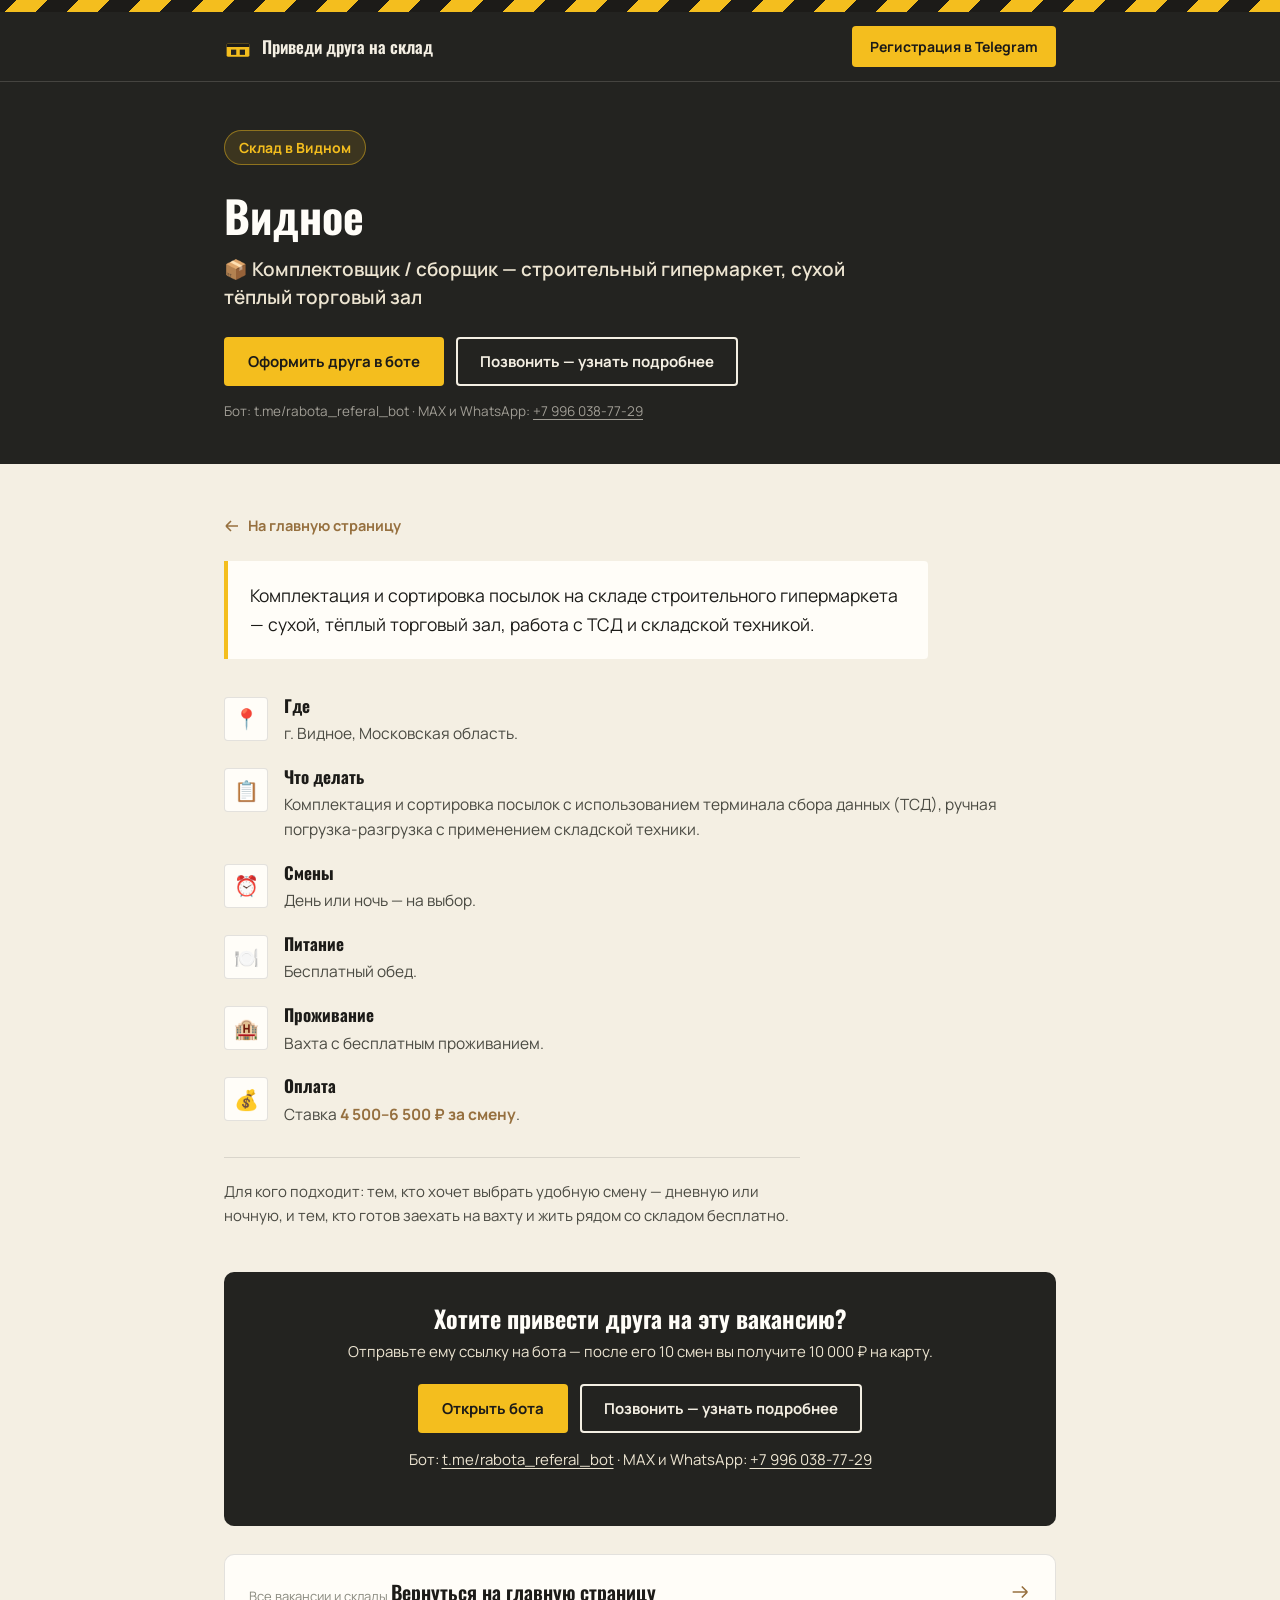
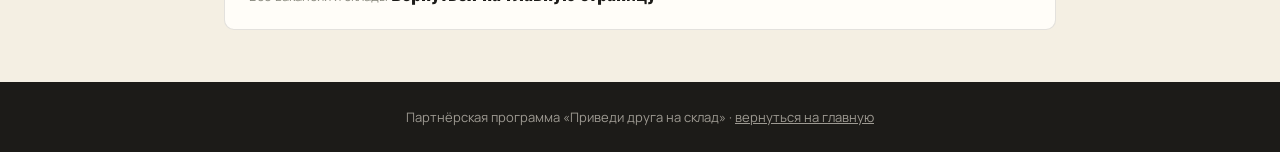
<file: cdek-vidnoye.html>
<!DOCTYPE html>
<html lang="ru">
<head>
<meta charset="UTF-8">
<meta name="viewport" content="width=device-width, initial-scale=1.0">
<title>Комплектовщик / сборщик склада — Видное</title>
<link rel="preconnect" href="https://fonts.googleapis.com">
<link rel="preconnect" href="https://fonts.gstatic.com" crossorigin>
<link href="https://fonts.googleapis.com/css2?family=Oswald:wght@500;600;700&family=Manrope:wght@400;500;600;700;800&display=swap" rel="stylesheet">
<link rel="stylesheet" href="vacancy.css">
</head>
<body>

<div class="hazard" aria-hidden="true"></div>

<header class="topbar">
  <div class="topbar-inner">
    <div class="brand">
      <svg class="brand-mark" viewBox="0 0 32 32" fill="none" aria-hidden="true">
        <rect x="3" y="12" width="26" height="15" rx="1.5" fill="#F4BE1E"/>
        <rect x="3" y="12" width="26" height="4" fill="#1C1B18"/>
        <rect x="8" y="19" width="6" height="6" fill="#232320"/>
        <rect x="18" y="19" width="6" height="6" fill="#232320"/>
      </svg>
      <span>Приведи друга на склад</span>
    </div>
    <a class="btn btn-yellow btn-sm" href="http://t.me/rabota_referal_bot" target="_blank" rel="noopener">Регистрация в Telegram</a>
  </div>
</header>

<section class="vhero">
  <div class="wrap">
    <span class="vhero-employer">Склад в Видном</span>
    <p class="vhero-city">Видное</p>
    <p class="vhero-title">📦 Комплектовщик / сборщик — строительный гипермаркет, сухой тёплый торговый зал</p>
    <div class="vhero-actions">
      <a class="btn btn-yellow" href="http://t.me/rabota_referal_bot" target="_blank" rel="noopener">Оформить друга в боте</a>
      <a class="btn btn-outline" href="tel:+79960387729">Позвонить — узнать подробнее</a>
    </div>
    <p class="vhero-contacts">Бот: t.me/rabota_referal_bot · MAX и WhatsApp: <a href="tel:+79960387729">+7 996 038‑77‑29</a></p>
  </div>
</section>

<main class="vbody">
  <div class="wrap">
    <a class="back-home" href="index.html">
      <svg viewBox="0 0 16 16" fill="none"><path d="M14 8H2M2 8L7 3M2 8L7 13" stroke="#96703F" stroke-width="1.6"/></svg>
      На главную страницу
    </a>

    <p class="vintro">Комплектация и сортировка посылок на складе строительного гипермаркета — сухой, тёплый торговый зал, работа с ТСД и складской техникой.</p>

    <div class="vlist">
      <div class="vitem">
        <span class="vitem-icon">📍</span>
        <div><h3>Где</h3><p>г. Видное, Московская область.</p></div>
      </div>
      <div class="vitem">
        <span class="vitem-icon">📋</span>
        <div><h3>Что делать</h3><p>Комплектация и сортировка посылок с использованием терминала сбора данных (ТСД), ручная погрузка‑разгрузка с применением складской техники.</p></div>
      </div>
      <div class="vitem">
        <span class="vitem-icon">⏰</span>
        <div><h3>Смены</h3><p>День или ночь — на выбор.</p></div>
      </div>
      <div class="vitem">
        <span class="vitem-icon">🍽️</span>
        <div><h3>Питание</h3><p>Бесплатный обед.</p></div>
      </div>
      <div class="vitem">
        <span class="vitem-icon">🏨</span>
        <div><h3>Проживание</h3><p>Вахта с бесплатным проживанием.</p></div>
      </div>
      <div class="vitem">
        <span class="vitem-icon">💰</span>
        <div><h3>Оплата</h3><p>Ставка <span class="hl">4 500–6 500 ₽ за смену</span>.</p></div>
      </div>
    </div>

    <p class="vfoot-note">Для кого подходит: тем, кто хочет выбрать удобную смену — дневную или ночную, и тем, кто готов заехать на вахту и жить рядом со складом бесплатно.</p>

    <div class="vcta">
      <h2>Хотите привести друга на эту вакансию?</h2>
      <p>Отправьте ему ссылку на бота — после его 10 смен вы получите 10 000 ₽ на карту.</p>
      <div class="vcta-actions">
        <a class="btn btn-yellow" href="http://t.me/rabota_referal_bot" target="_blank" rel="noopener">Открыть бота</a>
        <a class="btn btn-outline" href="tel:+79960387729">Позвонить — узнать подробнее</a>
      </div>
      <p class="vcta-contacts">Бот: <a href="http://t.me/rabota_referal_bot" target="_blank" rel="noopener">t.me/rabota_referal_bot</a> · MAX и WhatsApp: <a href="tel:+79960387729">+7 996 038‑77‑29</a></p>
    </div>

    <a class="next-city" href="index.html">
      <span>
        <span class="next-city-label">Все вакансии и склады</span>
        <span class="next-city-name">Вернуться на главную страницу</span>
      </span>
      <svg class="next-city-arrow" viewBox="0 0 24 24" fill="none"><path d="M4 12H20M20 12L14 6M20 12L14 18" stroke="#96703F" stroke-width="1.8"/></svg>
    </a>
  </div>
</main>

<footer class="vfooter">
  <div class="wrap">Партнёрская программа «Приведи друга на склад» · <a href="index.html" style="text-decoration:underline;">вернуться на главную</a></div>
</footer>

</body>
</html>
</file>
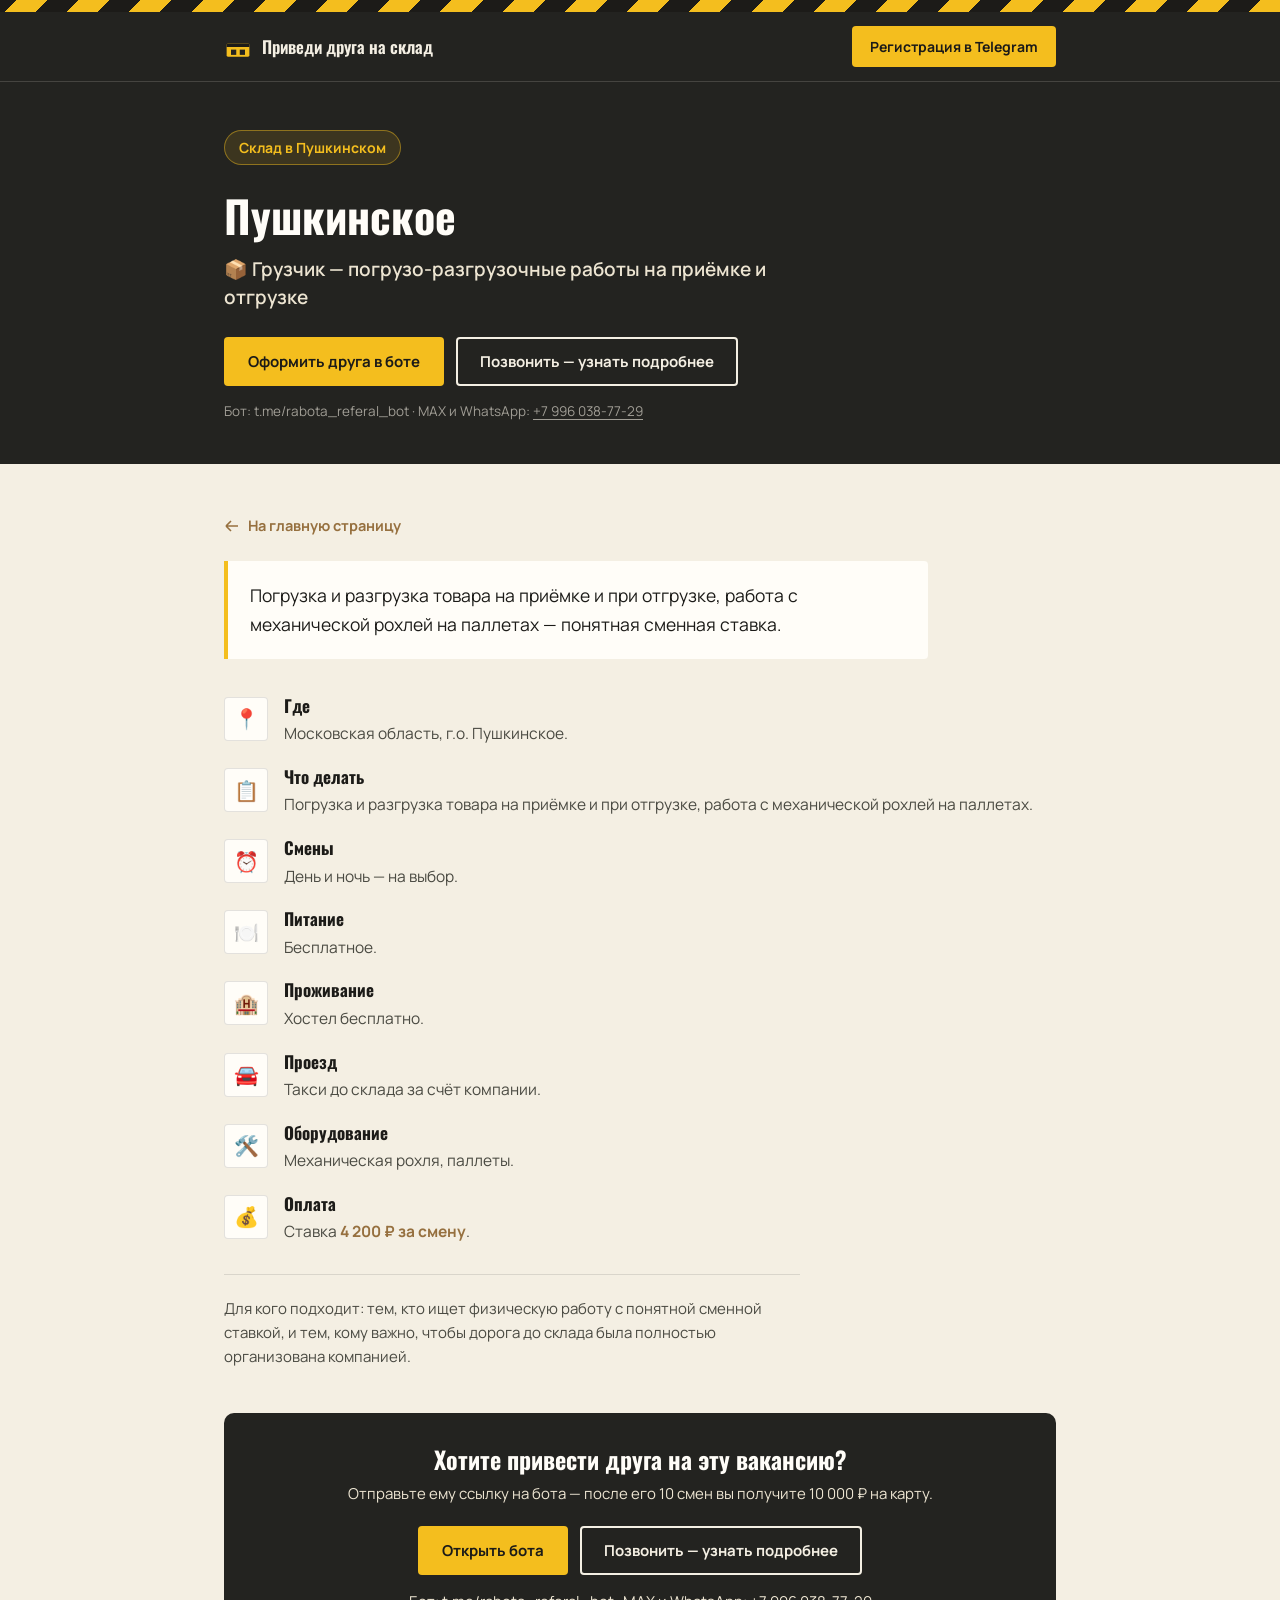
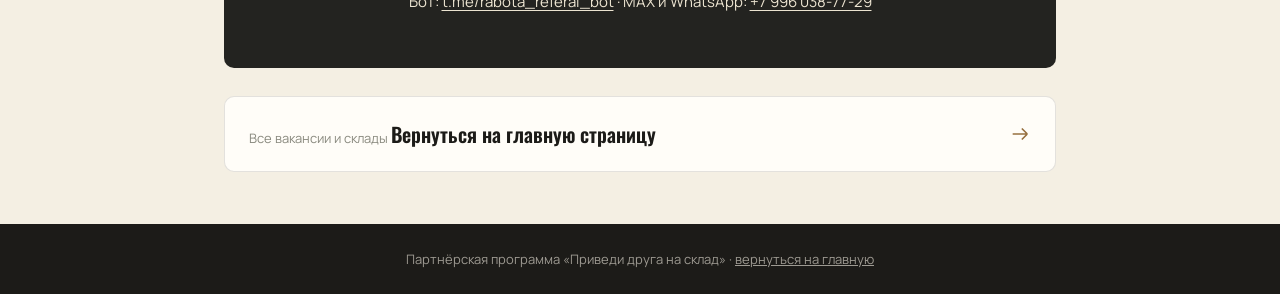
<file: dns-pushkino.html>
<!DOCTYPE html>
<html lang="ru">
<head>
<meta charset="UTF-8">
<meta name="viewport" content="width=device-width, initial-scale=1.0">
<title>Грузчик склада — Пушкинское</title>
<link rel="preconnect" href="https://fonts.googleapis.com">
<link rel="preconnect" href="https://fonts.gstatic.com" crossorigin>
<link href="https://fonts.googleapis.com/css2?family=Oswald:wght@500;600;700&family=Manrope:wght@400;500;600;700;800&display=swap" rel="stylesheet">
<link rel="stylesheet" href="vacancy.css">
</head>
<body>

<div class="hazard" aria-hidden="true"></div>

<header class="topbar">
  <div class="topbar-inner">
    <div class="brand">
      <svg class="brand-mark" viewBox="0 0 32 32" fill="none" aria-hidden="true">
        <rect x="3" y="12" width="26" height="15" rx="1.5" fill="#F4BE1E"/>
        <rect x="3" y="12" width="26" height="4" fill="#1C1B18"/>
        <rect x="8" y="19" width="6" height="6" fill="#232320"/>
        <rect x="18" y="19" width="6" height="6" fill="#232320"/>
      </svg>
      <span>Приведи друга на склад</span>
    </div>
    <a class="btn btn-yellow btn-sm" href="http://t.me/rabota_referal_bot" target="_blank" rel="noopener">Регистрация в Telegram</a>
  </div>
</header>

<section class="vhero">
  <div class="wrap">
    <span class="vhero-employer">Склад в Пушкинском</span>
    <p class="vhero-city">Пушкинское</p>
    <p class="vhero-title">📦 Грузчик — погрузо-разгрузочные работы на приёмке и отгрузке</p>
    <div class="vhero-actions">
      <a class="btn btn-yellow" href="http://t.me/rabota_referal_bot" target="_blank" rel="noopener">Оформить друга в боте</a>
      <a class="btn btn-outline" href="tel:+79960387729">Позвонить — узнать подробнее</a>
    </div>
    <p class="vhero-contacts">Бот: t.me/rabota_referal_bot · MAX и WhatsApp: <a href="tel:+79960387729">+7 996 038‑77‑29</a></p>
  </div>
</section>

<main class="vbody">
  <div class="wrap">
    <a class="back-home" href="index.html">
      <svg viewBox="0 0 16 16" fill="none"><path d="M14 8H2M2 8L7 3M2 8L7 13" stroke="#96703F" stroke-width="1.6"/></svg>
      На главную страницу
    </a>

    <p class="vintro">Погрузка и разгрузка товара на приёмке и при отгрузке, работа с механической рохлей на паллетах — понятная сменная ставка.</p>

    <div class="vlist">
      <div class="vitem">
        <span class="vitem-icon">📍</span>
        <div><h3>Где</h3><p>Московская область, г.о. Пушкинское.</p></div>
      </div>
      <div class="vitem">
        <span class="vitem-icon">📋</span>
        <div><h3>Что делать</h3><p>Погрузка и разгрузка товара на приёмке и при отгрузке, работа с механической рохлей на паллетах.</p></div>
      </div>
      <div class="vitem">
        <span class="vitem-icon">⏰</span>
        <div><h3>Смены</h3><p>День и ночь — на выбор.</p></div>
      </div>
      <div class="vitem">
        <span class="vitem-icon">🍽️</span>
        <div><h3>Питание</h3><p>Бесплатное.</p></div>
      </div>
      <div class="vitem">
        <span class="vitem-icon">🏨</span>
        <div><h3>Проживание</h3><p>Хостел бесплатно.</p></div>
      </div>
      <div class="vitem">
        <span class="vitem-icon">🚘</span>
        <div><h3>Проезд</h3><p>Такси до склада за счёт компании.</p></div>
      </div>
      <div class="vitem">
        <span class="vitem-icon">🛠️</span>
        <div><h3>Оборудование</h3><p>Механическая рохля, паллеты.</p></div>
      </div>
      <div class="vitem">
        <span class="vitem-icon">💰</span>
        <div><h3>Оплата</h3><p>Ставка <span class="hl">4 200 ₽ за смену</span>.</p></div>
      </div>
    </div>

    <p class="vfoot-note">Для кого подходит: тем, кто ищет физическую работу с понятной сменной ставкой, и тем, кому важно, чтобы дорога до склада была полностью организована компанией.</p>

    <div class="vcta">
      <h2>Хотите привести друга на эту вакансию?</h2>
      <p>Отправьте ему ссылку на бота — после его 10 смен вы получите 10 000 ₽ на карту.</p>
      <div class="vcta-actions">
        <a class="btn btn-yellow" href="http://t.me/rabota_referal_bot" target="_blank" rel="noopener">Открыть бота</a>
        <a class="btn btn-outline" href="tel:+79960387729">Позвонить — узнать подробнее</a>
      </div>
      <p class="vcta-contacts">Бот: <a href="http://t.me/rabota_referal_bot" target="_blank" rel="noopener">t.me/rabota_referal_bot</a> · MAX и WhatsApp: <a href="tel:+79960387729">+7 996 038‑77‑29</a></p>
    </div>

    <a class="next-city" href="index.html">
      <span>
        <span class="next-city-label">Все вакансии и склады</span>
        <span class="next-city-name">Вернуться на главную страницу</span>
      </span>
      <svg class="next-city-arrow" viewBox="0 0 24 24" fill="none"><path d="M4 12H20M20 12L14 6M20 12L14 18" stroke="#96703F" stroke-width="1.8"/></svg>
    </a>
  </div>
</main>

<footer class="vfooter">
  <div class="wrap">Партнёрская программа «Приведи друга на склад» · <a href="index.html" style="text-decoration:underline;">вернуться на главную</a></div>
</footer>

</body>
</html>
</file>
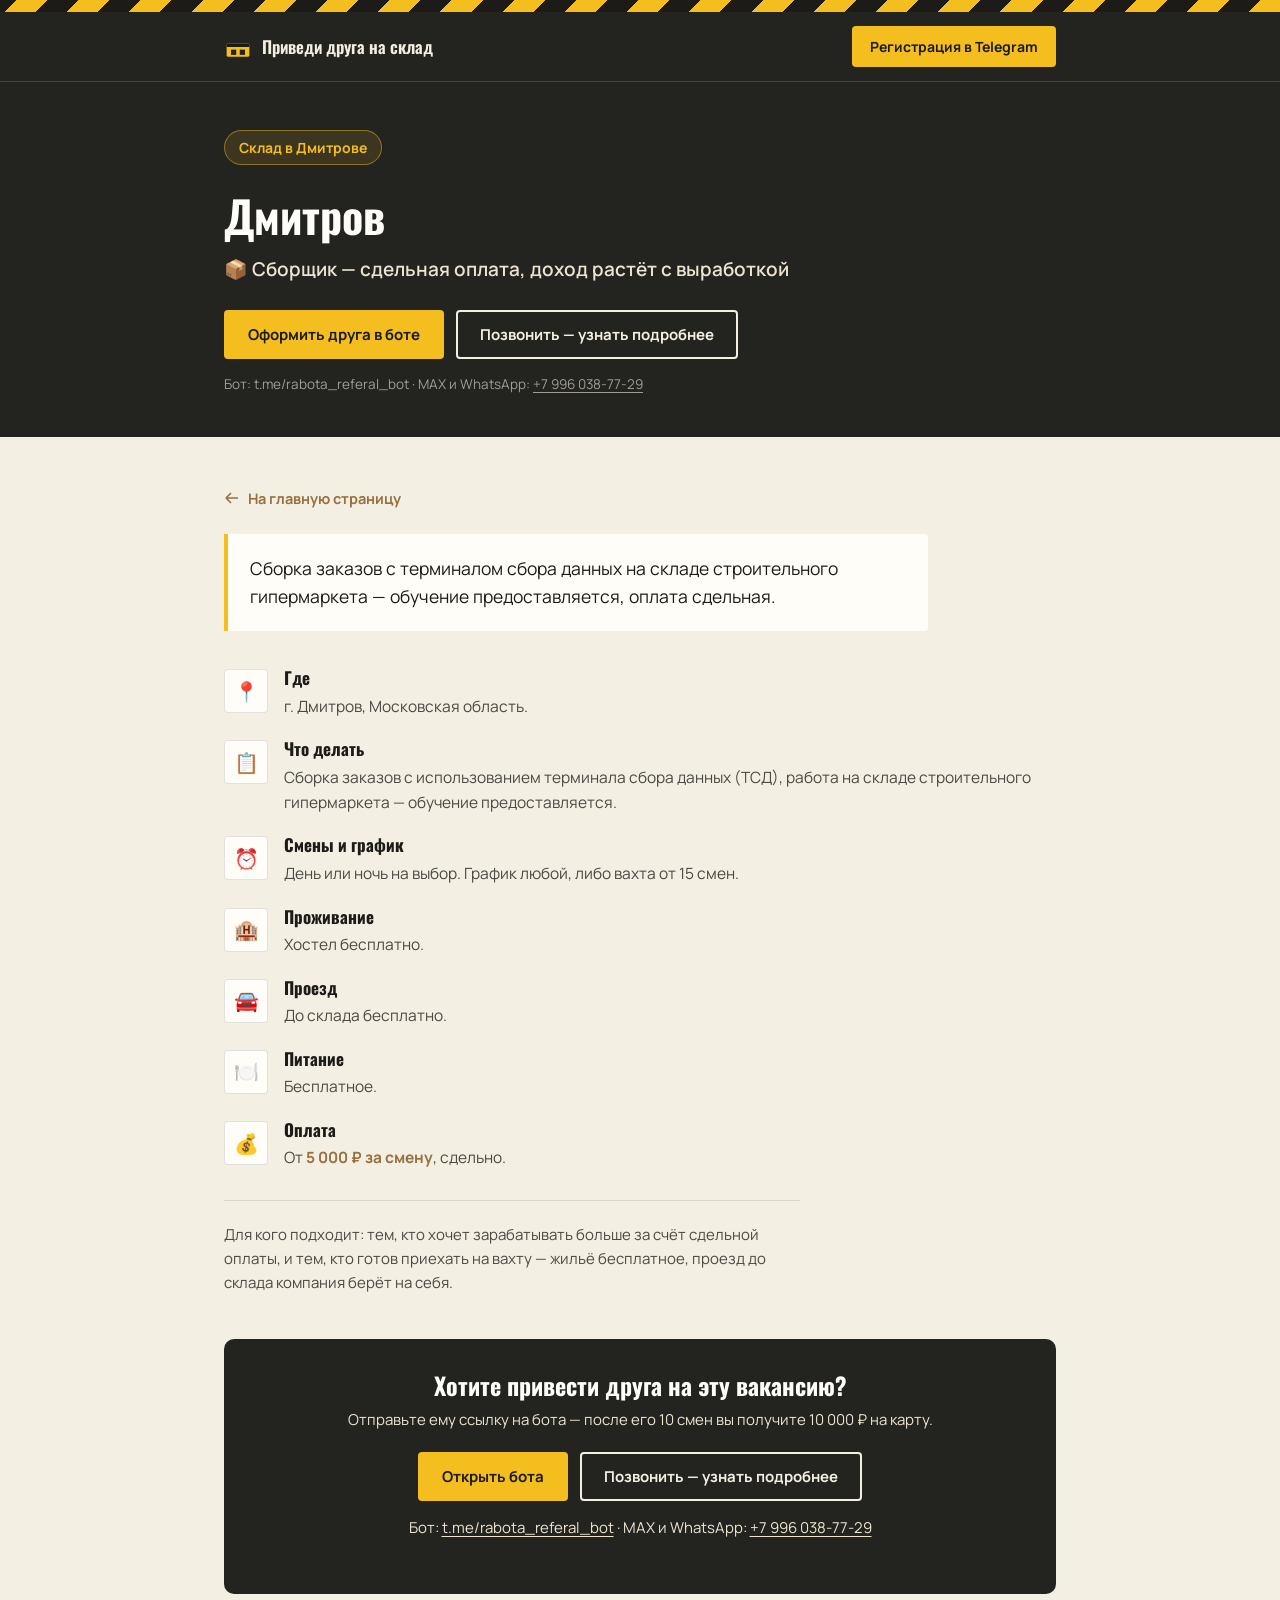
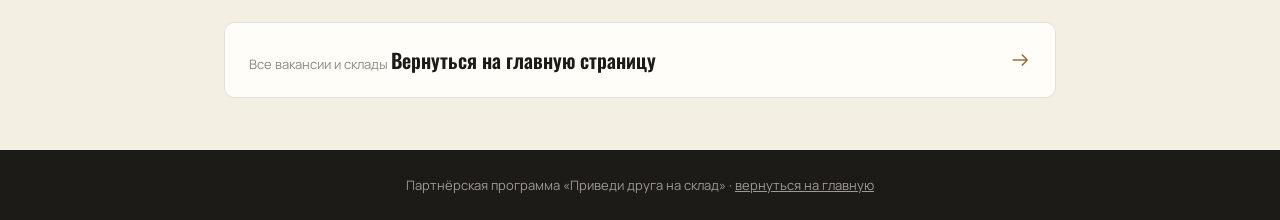
<file: lemanapro-dmitrov.html>
<!DOCTYPE html>
<html lang="ru">
<head>
<meta charset="UTF-8">
<meta name="viewport" content="width=device-width, initial-scale=1.0">
<title>Сборщик склада — Дмитров</title>
<link rel="preconnect" href="https://fonts.googleapis.com">
<link rel="preconnect" href="https://fonts.gstatic.com" crossorigin>
<link href="https://fonts.googleapis.com/css2?family=Oswald:wght@500;600;700&family=Manrope:wght@400;500;600;700;800&display=swap" rel="stylesheet">
<link rel="stylesheet" href="vacancy.css">
</head>
<body>

<div class="hazard" aria-hidden="true"></div>

<header class="topbar">
  <div class="topbar-inner">
    <div class="brand">
      <svg class="brand-mark" viewBox="0 0 32 32" fill="none" aria-hidden="true">
        <rect x="3" y="12" width="26" height="15" rx="1.5" fill="#F4BE1E"/>
        <rect x="3" y="12" width="26" height="4" fill="#1C1B18"/>
        <rect x="8" y="19" width="6" height="6" fill="#232320"/>
        <rect x="18" y="19" width="6" height="6" fill="#232320"/>
      </svg>
      <span>Приведи друга на склад</span>
    </div>
    <a class="btn btn-yellow btn-sm" href="http://t.me/rabota_referal_bot" target="_blank" rel="noopener">Регистрация в Telegram</a>
  </div>
</header>

<section class="vhero">
  <div class="wrap">
    <span class="vhero-employer">Склад в Дмитрове</span>
    <p class="vhero-city">Дмитров</p>
    <p class="vhero-title">📦 Сборщик — сдельная оплата, доход растёт с выработкой</p>
    <div class="vhero-actions">
      <a class="btn btn-yellow" href="http://t.me/rabota_referal_bot" target="_blank" rel="noopener">Оформить друга в боте</a>
      <a class="btn btn-outline" href="tel:+79960387729">Позвонить — узнать подробнее</a>
    </div>
    <p class="vhero-contacts">Бот: t.me/rabota_referal_bot · MAX и WhatsApp: <a href="tel:+79960387729">+7 996 038‑77‑29</a></p>
  </div>
</section>

<main class="vbody">
  <div class="wrap">
    <a class="back-home" href="index.html">
      <svg viewBox="0 0 16 16" fill="none"><path d="M14 8H2M2 8L7 3M2 8L7 13" stroke="#96703F" stroke-width="1.6"/></svg>
      На главную страницу
    </a>

    <p class="vintro">Сборка заказов с терминалом сбора данных на складе строительного гипермаркета — обучение предоставляется, оплата сдельная.</p>

    <div class="vlist">
      <div class="vitem">
        <span class="vitem-icon">📍</span>
        <div><h3>Где</h3><p>г. Дмитров, Московская область.</p></div>
      </div>
      <div class="vitem">
        <span class="vitem-icon">📋</span>
        <div><h3>Что делать</h3><p>Сборка заказов с использованием терминала сбора данных (ТСД), работа на складе строительного гипермаркета — обучение предоставляется.</p></div>
      </div>
      <div class="vitem">
        <span class="vitem-icon">⏰</span>
        <div><h3>Смены и график</h3><p>День или ночь на выбор. График любой, либо вахта от 15 смен.</p></div>
      </div>
      <div class="vitem">
        <span class="vitem-icon">🏨</span>
        <div><h3>Проживание</h3><p>Хостел бесплатно.</p></div>
      </div>
      <div class="vitem">
        <span class="vitem-icon">🚘</span>
        <div><h3>Проезд</h3><p>До склада бесплатно.</p></div>
      </div>
      <div class="vitem">
        <span class="vitem-icon">🍽️</span>
        <div><h3>Питание</h3><p>Бесплатное.</p></div>
      </div>
      <div class="vitem">
        <span class="vitem-icon">💰</span>
        <div><h3>Оплата</h3><p>От <span class="hl">5 000 ₽ за смену</span>, сдельно.</p></div>
      </div>
    </div>

    <p class="vfoot-note">Для кого подходит: тем, кто хочет зарабатывать больше за счёт сдельной оплаты, и тем, кто готов приехать на вахту — жильё бесплатное, проезд до склада компания берёт на себя.</p>

    <div class="vcta">
      <h2>Хотите привести друга на эту вакансию?</h2>
      <p>Отправьте ему ссылку на бота — после его 10 смен вы получите 10 000 ₽ на карту.</p>
      <div class="vcta-actions">
        <a class="btn btn-yellow" href="http://t.me/rabota_referal_bot" target="_blank" rel="noopener">Открыть бота</a>
        <a class="btn btn-outline" href="tel:+79960387729">Позвонить — узнать подробнее</a>
      </div>
      <p class="vcta-contacts">Бот: <a href="http://t.me/rabota_referal_bot" target="_blank" rel="noopener">t.me/rabota_referal_bot</a> · MAX и WhatsApp: <a href="tel:+79960387729">+7 996 038‑77‑29</a></p>
    </div>

    <a class="next-city" href="index.html">
      <span>
        <span class="next-city-label">Все вакансии и склады</span>
        <span class="next-city-name">Вернуться на главную страницу</span>
      </span>
      <svg class="next-city-arrow" viewBox="0 0 24 24" fill="none"><path d="M4 12H20M20 12L14 6M20 12L14 18" stroke="#96703F" stroke-width="1.8"/></svg>
    </a>
  </div>
</main>

<footer class="vfooter">
  <div class="wrap">Партнёрская программа «Приведи друга на склад» · <a href="index.html" style="text-decoration:underline;">вернуться на главную</a></div>
</footer>

</body>
</html>
</file>
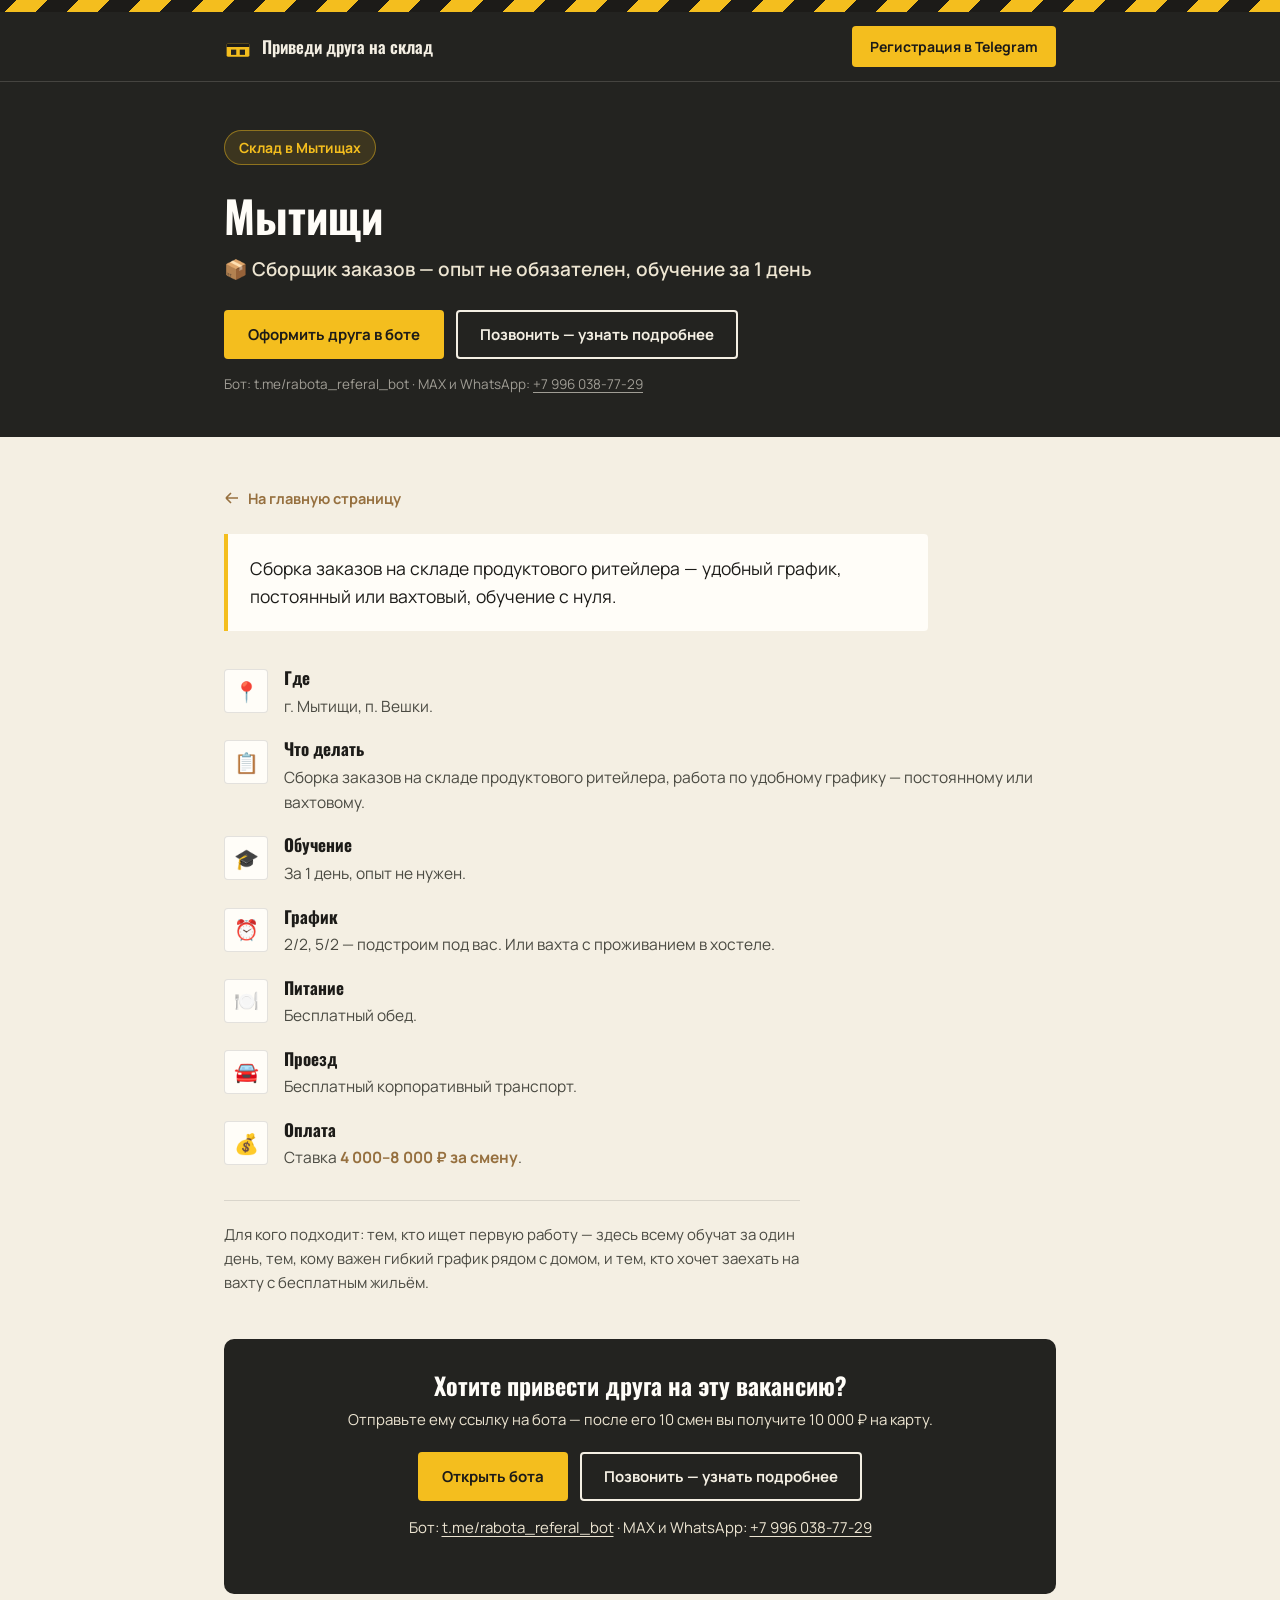
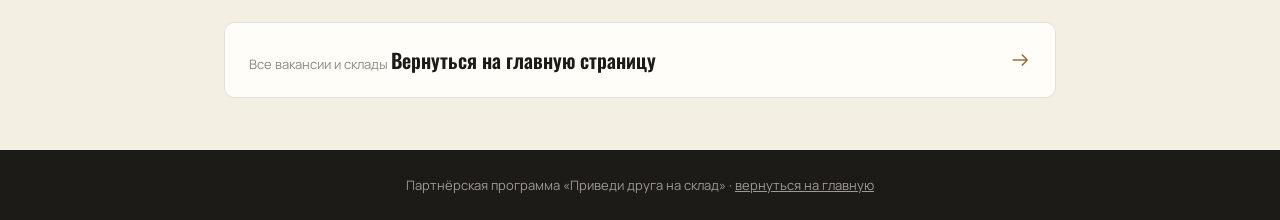
<file: vkusvill-mytischi.html>
<!DOCTYPE html>
<html lang="ru">
<head>
<meta charset="UTF-8">
<meta name="viewport" content="width=device-width, initial-scale=1.0">
<title>Сборщик заказов склада — Мытищи</title>
<link rel="preconnect" href="https://fonts.googleapis.com">
<link rel="preconnect" href="https://fonts.gstatic.com" crossorigin>
<link href="https://fonts.googleapis.com/css2?family=Oswald:wght@500;600;700&family=Manrope:wght@400;500;600;700;800&display=swap" rel="stylesheet">
<link rel="stylesheet" href="vacancy.css">
</head>
<body>

<div class="hazard" aria-hidden="true"></div>

<header class="topbar">
  <div class="topbar-inner">
    <div class="brand">
      <svg class="brand-mark" viewBox="0 0 32 32" fill="none" aria-hidden="true">
        <rect x="3" y="12" width="26" height="15" rx="1.5" fill="#F4BE1E"/>
        <rect x="3" y="12" width="26" height="4" fill="#1C1B18"/>
        <rect x="8" y="19" width="6" height="6" fill="#232320"/>
        <rect x="18" y="19" width="6" height="6" fill="#232320"/>
      </svg>
      <span>Приведи друга на склад</span>
    </div>
    <a class="btn btn-yellow btn-sm" href="http://t.me/rabota_referal_bot" target="_blank" rel="noopener">Регистрация в Telegram</a>
  </div>
</header>

<section class="vhero">
  <div class="wrap">
    <span class="vhero-employer">Склад в Мытищах</span>
    <p class="vhero-city">Мытищи</p>
    <p class="vhero-title">📦 Сборщик заказов — опыт не обязателен, обучение за 1 день</p>
    <div class="vhero-actions">
      <a class="btn btn-yellow" href="http://t.me/rabota_referal_bot" target="_blank" rel="noopener">Оформить друга в боте</a>
      <a class="btn btn-outline" href="tel:+79960387729">Позвонить — узнать подробнее</a>
    </div>
    <p class="vhero-contacts">Бот: t.me/rabota_referal_bot · MAX и WhatsApp: <a href="tel:+79960387729">+7 996 038‑77‑29</a></p>
  </div>
</section>

<main class="vbody">
  <div class="wrap">
    <a class="back-home" href="index.html">
      <svg viewBox="0 0 16 16" fill="none"><path d="M14 8H2M2 8L7 3M2 8L7 13" stroke="#96703F" stroke-width="1.6"/></svg>
      На главную страницу
    </a>

    <p class="vintro">Сборка заказов на складе продуктового ритейлера — удобный график, постоянный или вахтовый, обучение с нуля.</p>

    <div class="vlist">
      <div class="vitem">
        <span class="vitem-icon">📍</span>
        <div><h3>Где</h3><p>г. Мытищи, п. Вешки.</p></div>
      </div>
      <div class="vitem">
        <span class="vitem-icon">📋</span>
        <div><h3>Что делать</h3><p>Сборка заказов на складе продуктового ритейлера, работа по удобному графику — постоянному или вахтовому.</p></div>
      </div>
      <div class="vitem">
        <span class="vitem-icon">🎓</span>
        <div><h3>Обучение</h3><p>За 1 день, опыт не нужен.</p></div>
      </div>
      <div class="vitem">
        <span class="vitem-icon">⏰</span>
        <div><h3>График</h3><p>2/2, 5/2 — подстроим под вас. Или вахта с проживанием в хостеле.</p></div>
      </div>
      <div class="vitem">
        <span class="vitem-icon">🍽️</span>
        <div><h3>Питание</h3><p>Бесплатный обед.</p></div>
      </div>
      <div class="vitem">
        <span class="vitem-icon">🚘</span>
        <div><h3>Проезд</h3><p>Бесплатный корпоративный транспорт.</p></div>
      </div>
      <div class="vitem">
        <span class="vitem-icon">💰</span>
        <div><h3>Оплата</h3><p>Ставка <span class="hl">4 000–8 000 ₽ за смену</span>.</p></div>
      </div>
    </div>

    <p class="vfoot-note">Для кого подходит: тем, кто ищет первую работу — здесь всему обучат за один день, тем, кому важен гибкий график рядом с домом, и тем, кто хочет заехать на вахту с бесплатным жильём.</p>

    <div class="vcta">
      <h2>Хотите привести друга на эту вакансию?</h2>
      <p>Отправьте ему ссылку на бота — после его 10 смен вы получите 10 000 ₽ на карту.</p>
      <div class="vcta-actions">
        <a class="btn btn-yellow" href="http://t.me/rabota_referal_bot" target="_blank" rel="noopener">Открыть бота</a>
        <a class="btn btn-outline" href="tel:+79960387729">Позвонить — узнать подробнее</a>
      </div>
      <p class="vcta-contacts">Бот: <a href="http://t.me/rabota_referal_bot" target="_blank" rel="noopener">t.me/rabota_referal_bot</a> · MAX и WhatsApp: <a href="tel:+79960387729">+7 996 038‑77‑29</a></p>
    </div>

    <a class="next-city" href="index.html">
      <span>
        <span class="next-city-label">Все вакансии и склады</span>
        <span class="next-city-name">Вернуться на главную страницу</span>
      </span>
      <svg class="next-city-arrow" viewBox="0 0 24 24" fill="none"><path d="M4 12H20M20 12L14 6M20 12L14 18" stroke="#96703F" stroke-width="1.8"/></svg>
    </a>
  </div>
</main>

<footer class="vfooter">
  <div class="wrap">Партнёрская программа «Приведи друга на склад» · <a href="index.html" style="text-decoration:underline;">вернуться на главную</a></div>
</footer>

</body>
</html>
</file>
<file: vacancy.css>
:root{
  --ink:#1C1B18;
  --charcoal:#232320;
  --charcoal-2:#2C2C27;
  --cream:#F4EFE3;
  --cream-2:#ECE4D1;
  --kraft:#C89B65;
  --kraft-dark:#96703F;
  --yellow:#F4BE1E;
  --yellow-dark:#D9A50F;
  --white:#FFFDF8;
  --line:rgba(28,27,24,0.12);
  --line-light:rgba(244,239,227,0.16);
  --radius-s:4px;
  --radius-m:10px;
}
*{box-sizing:border-box;}
body{
  margin:0;
  font-family:'Manrope',sans-serif;
  color:var(--ink);
  background:var(--cream);
  -webkit-font-smoothing:antialiased;
}
h1,h2,h3,.font-display{
  font-family:'Oswald',sans-serif;
  font-weight:700;
  line-height:1.08;
  margin:0;
}
p{margin:0;}
a{color:inherit;text-decoration:none;}
img,svg{display:block;max-width:100%;}
.wrap{max-width:880px;margin:0 auto;padding:0 24px;}
a:focus-visible,button:focus-visible{outline:3px solid var(--yellow);outline-offset:2px;}

.hazard{
  height:12px;
  background:repeating-linear-gradient(-45deg, var(--yellow) 0 22px, var(--ink) 22px 44px);
}

.topbar{
  background:var(--charcoal);
  color:var(--cream);
  position:sticky;top:0;z-index:40;
  border-bottom:1px solid var(--line-light);
}
.topbar-inner{
  display:flex;align-items:center;justify-content:space-between;
  padding:14px 24px;max-width:880px;margin:0 auto;gap:16px;
}
.brand{
  font-family:'Oswald',sans-serif;font-weight:600;font-size:17px;
  display:flex;align-items:center;gap:10px;white-space:nowrap;
}
.brand-mark{width:28px;height:28px;flex:none;}

.btn{
  display:inline-flex;align-items:center;justify-content:center;gap:8px;
  font-family:'Manrope',sans-serif;font-weight:700;font-size:15px;
  padding:12px 22px;border-radius:var(--radius-s);border:2px solid transparent;
  cursor:pointer;transition:transform .15s ease, background .15s ease;white-space:nowrap;
}
.btn:hover{transform:translateY(-1px);}
.btn-yellow{background:var(--yellow);color:var(--ink);}
.btn-yellow:hover{background:var(--yellow-dark);}
.btn-outline{background:transparent;border-color:var(--cream);color:var(--cream);}
.btn-outline:hover{background:var(--line-light);}
.btn-outline-dark{background:transparent;border-color:var(--ink);color:var(--ink);}
.btn-outline-dark:hover{background:rgba(28,27,24,0.06);}
.btn-sm{padding:9px 16px;font-size:14px;}

/* page header */
.vhero{
  background:var(--charcoal);color:var(--white);padding:48px 0 44px;
}
.vhero-employer{
  display:inline-flex;align-items:center;gap:8px;
  background:rgba(244,190,30,0.12);border:1px solid rgba(244,190,30,0.45);
  color:var(--yellow);font-size:14px;font-weight:700;padding:7px 14px;
  border-radius:999px;margin-bottom:18px;
}
.vhero-city{
  font-family:'Oswald',sans-serif;font-weight:700;
  font-size:clamp(30px,5vw,44px);color:var(--white);margin-bottom:8px;
}
.vhero-title{
  font-size:19px;font-weight:600;color:var(--cream-2);max-width:52ch;line-height:1.45;
}
.vhero-actions{margin-top:26px;display:flex;flex-wrap:wrap;gap:12px;}
.vhero-contacts{margin-top:16px;font-size:13.5px;color:rgba(244,239,227,0.6);}
.vhero-contacts a{text-decoration:underline;text-underline-offset:3px;}

/* city switcher */
.city-switch{
  display:flex;gap:8px;flex-wrap:wrap;margin-top:22px;
}
.city-pill{
  font-size:13.5px;font-weight:600;padding:7px 14px;border-radius:999px;
  border:1px solid var(--line-light);color:var(--cream-2);
}
.city-pill.active{background:var(--yellow);color:var(--ink);border-color:var(--yellow);}

/* body content */
.vbody{padding:52px 0;}
.vintro{
  font-size:17.5px;line-height:1.65;color:var(--ink);
  max-width:64ch;margin-bottom:38px;
  padding:20px 22px;background:var(--white);border-left:4px solid var(--yellow);
  border-radius:0 var(--radius-s) var(--radius-s) 0;
}
.vlist{
  display:flex;flex-direction:column;gap:22px;
}
.vitem{
  display:grid;grid-template-columns:44px 1fr;gap:16px;
}
.vitem-icon{
  width:44px;height:44px;border-radius:var(--radius-s);
  background:var(--white);border:1px solid var(--line);
  display:flex;align-items:center;justify-content:center;font-size:20px;flex:none;
}
.vitem h3{font-size:17px;margin-bottom:6px;}
.vitem p{font-size:15.5px;line-height:1.6;color:#4A4A42;}
.vitem p span.hl{color:var(--kraft-dark);font-weight:700;}

.vfoot-note{
  margin-top:30px;font-size:15px;line-height:1.6;color:#4A4A42;
  max-width:64ch;padding-top:22px;border-top:1px solid var(--line);
}

/* cta block */
.vcta{
  background:var(--charcoal);color:var(--white);
  border-radius:var(--radius-m);padding:34px 28px;margin-top:44px;text-align:center;
}
.vcta h2{font-size:24px;color:var(--white);margin-bottom:10px;}
.vcta p{color:var(--cream-2);font-size:15px;margin-bottom:22px;}
.vcta-actions{display:flex;justify-content:center;flex-wrap:wrap;gap:12px;}
.vcta-contacts{margin-top:16px;font-size:13.5px;color:rgba(244,239,227,0.6);}
.vcta-contacts a{text-decoration:underline;text-underline-offset:3px;}

/* next city card */
.next-city{
  display:flex;align-items:center;justify-content:space-between;gap:16px;
  margin-top:28px;padding:22px 24px;background:var(--white);
  border:1px solid var(--line);border-radius:var(--radius-m);
  transition:transform .15s ease, border-color .15s ease;
}
.next-city:hover,.next-city:focus-visible{transform:translateY(-2px);border-color:var(--kraft);}
.next-city-label{font-size:13px;color:#8a8a7f;margin-bottom:4px;}
.next-city-name{font-family:'Oswald',sans-serif;font-size:20px;font-weight:600;}
.next-city-arrow{width:22px;height:22px;flex:none;}

/* back home */
.back-home{
  display:inline-flex;align-items:center;gap:8px;font-size:14.5px;font-weight:700;
  color:var(--kraft-dark);margin-bottom:26px;
}
.back-home svg{width:16px;height:16px;}

footer.vfooter{
  background:var(--ink);color:rgba(244,239,227,0.6);
  padding:26px 0;font-size:13px;text-align:center;
}
</file>
